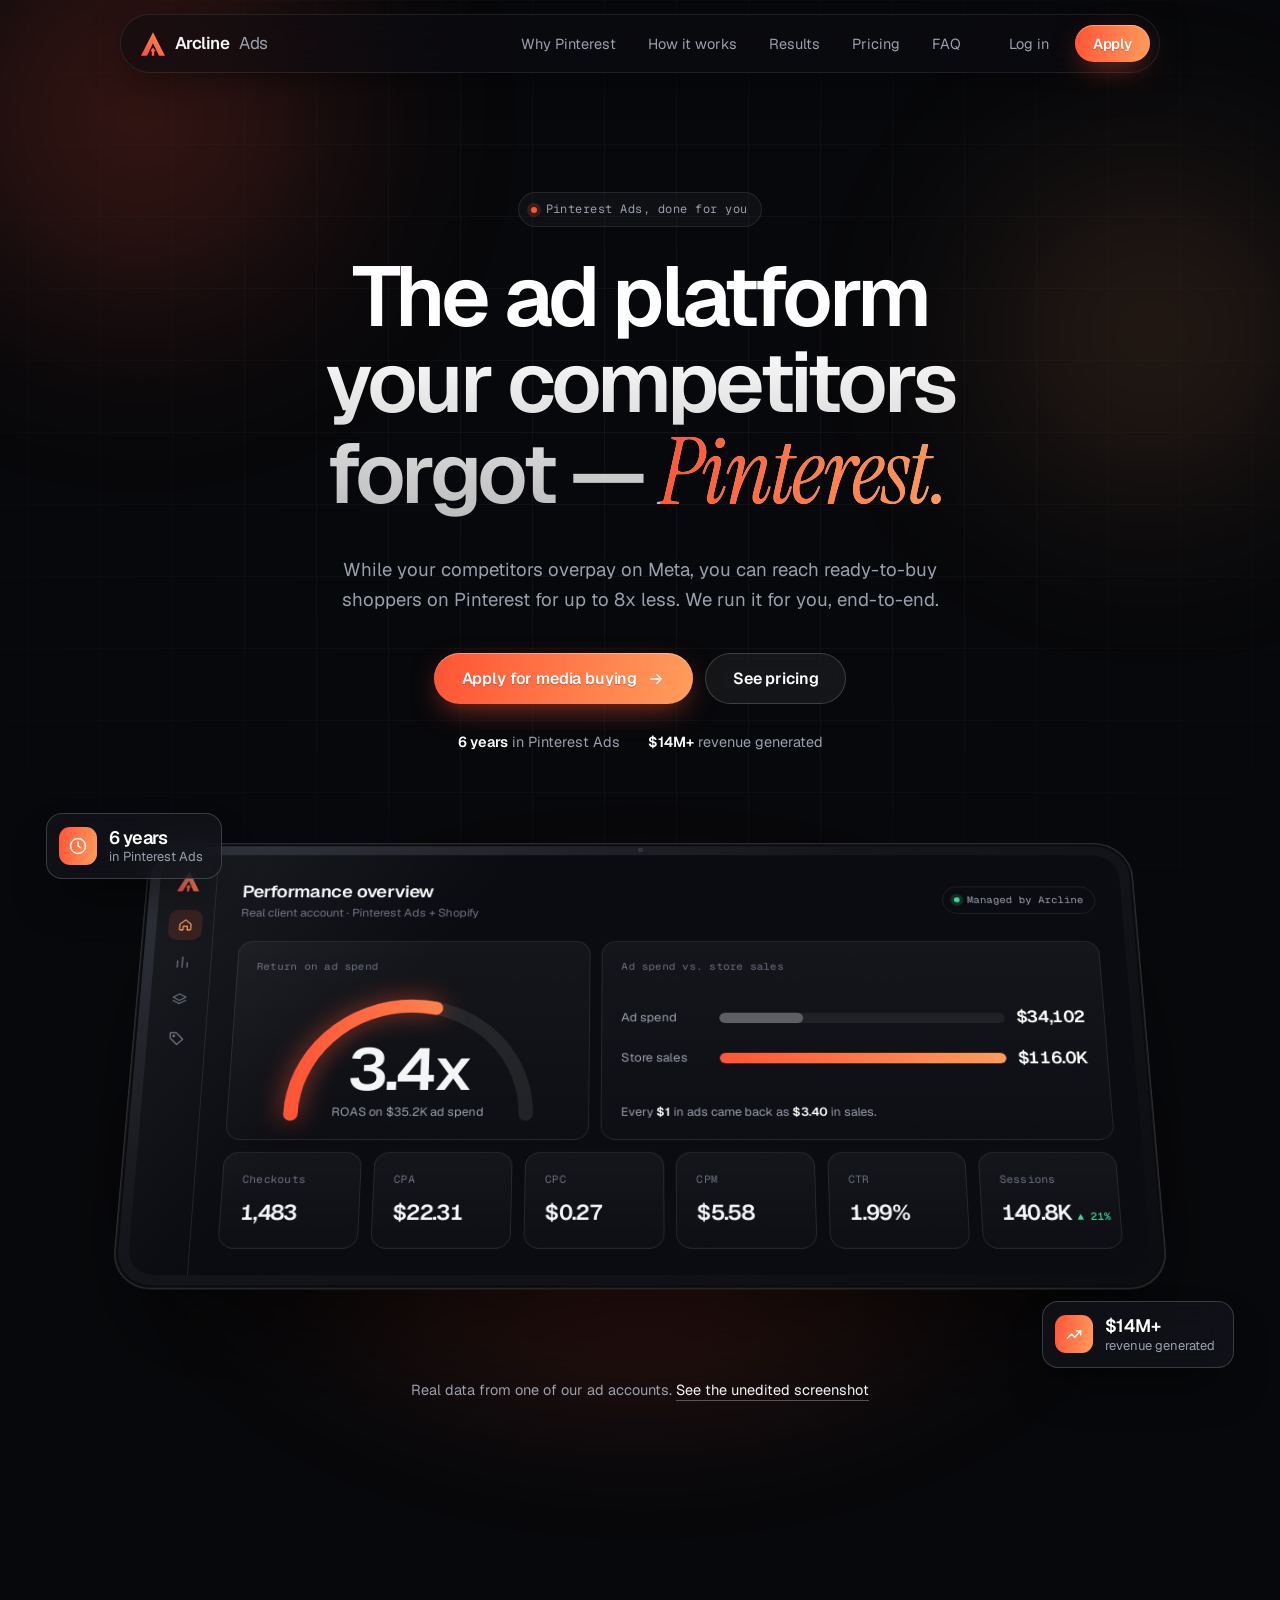
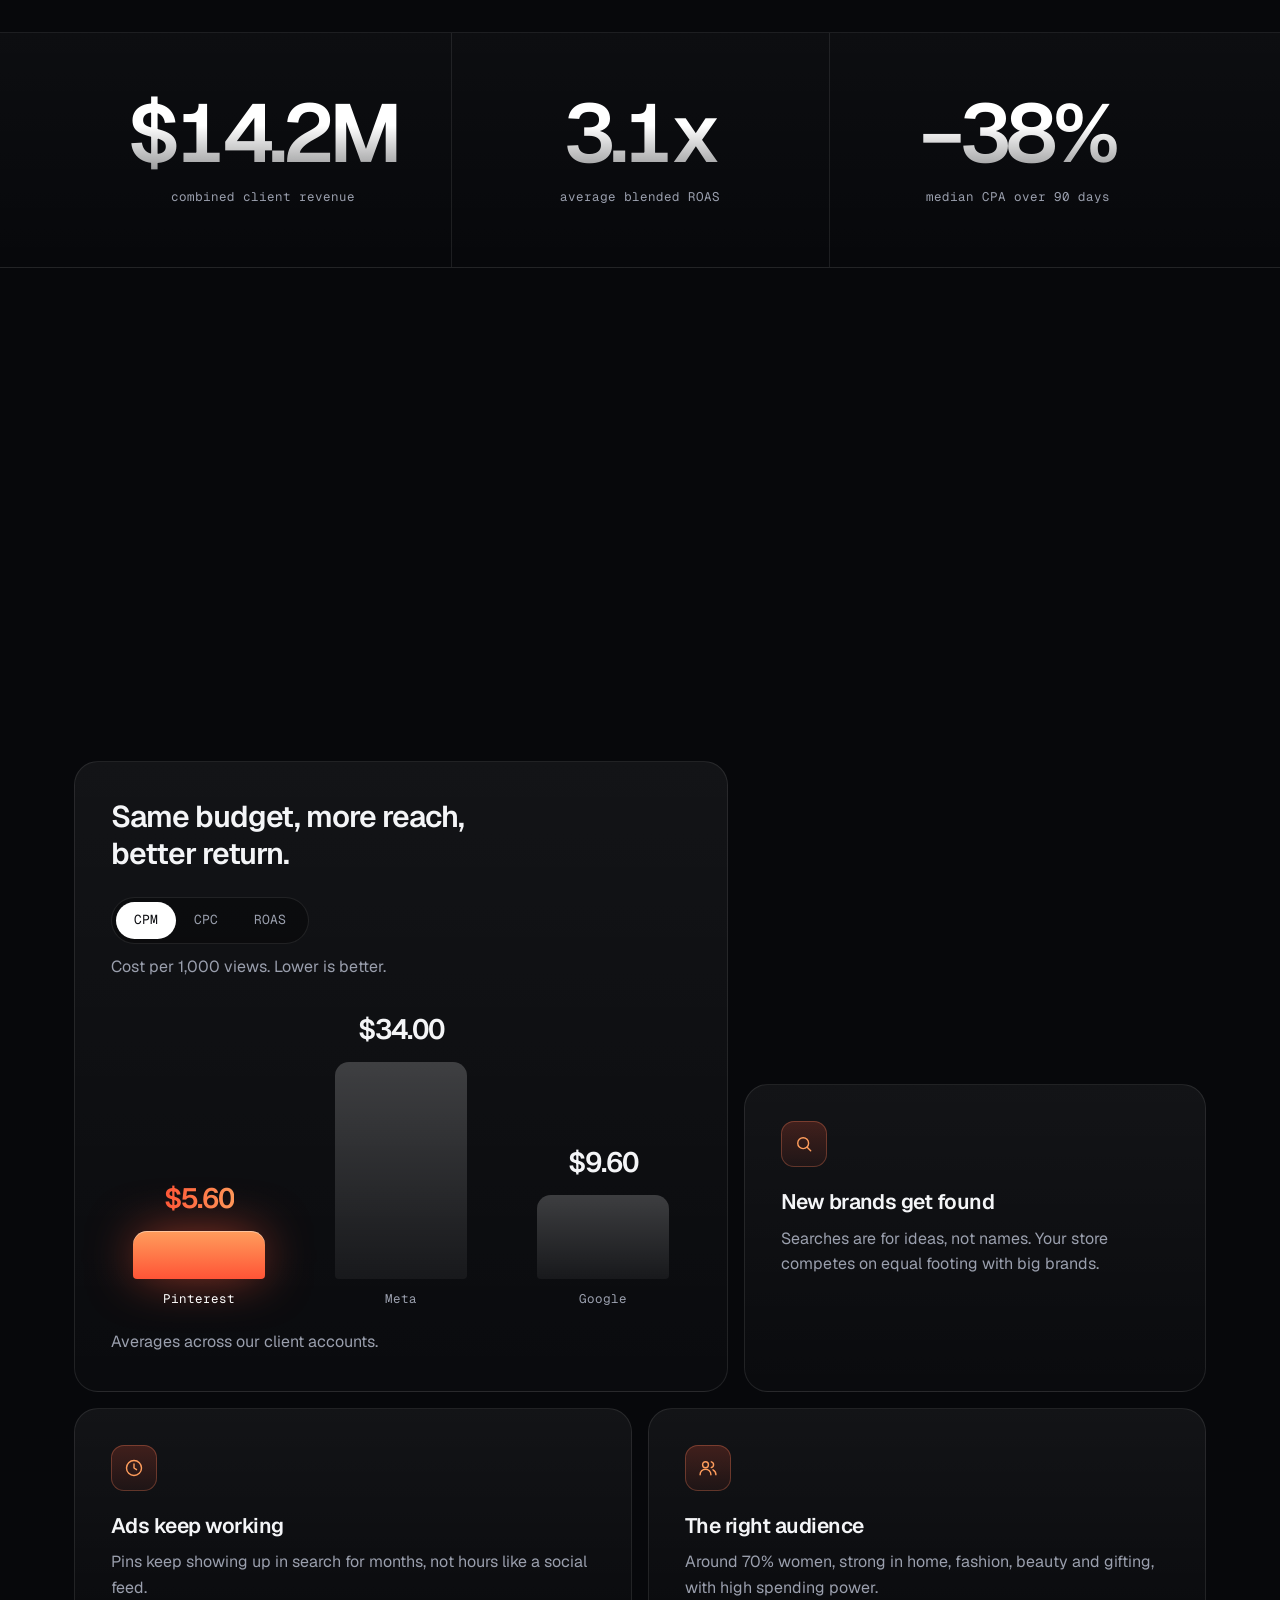
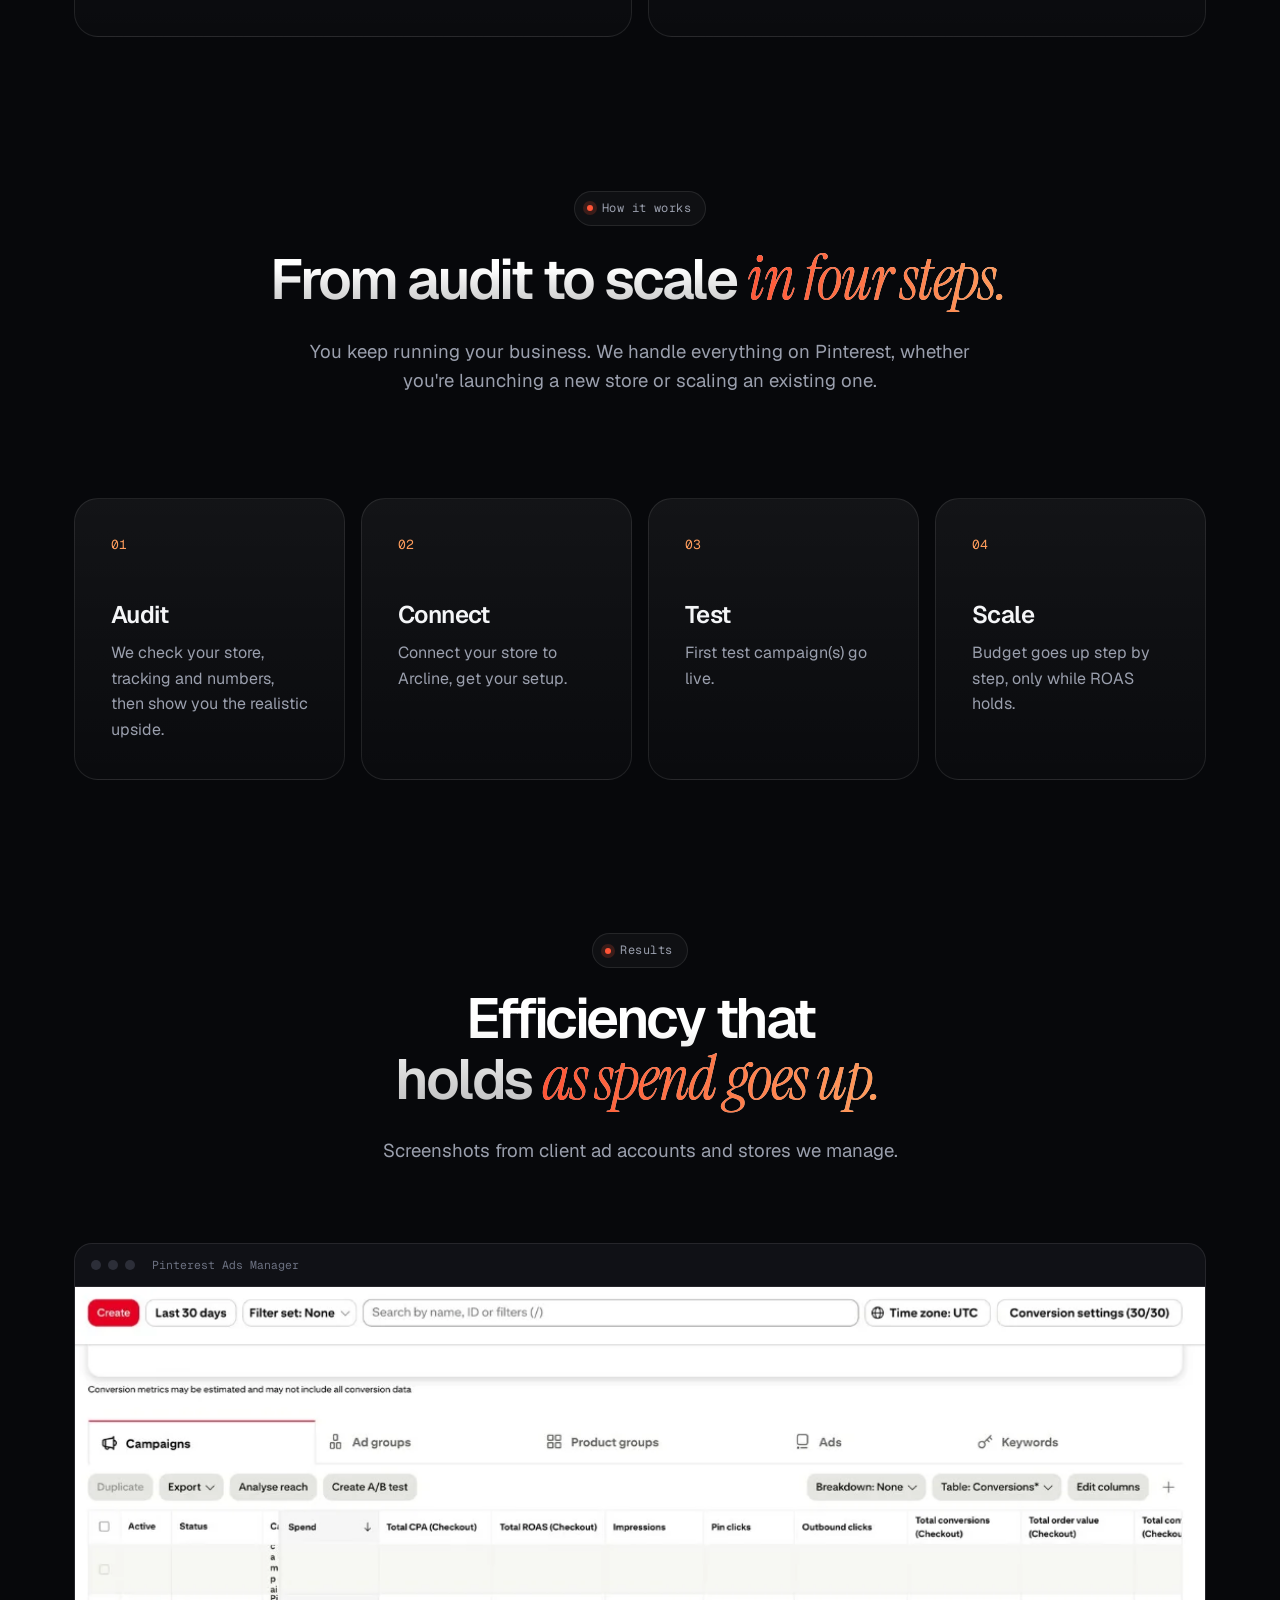
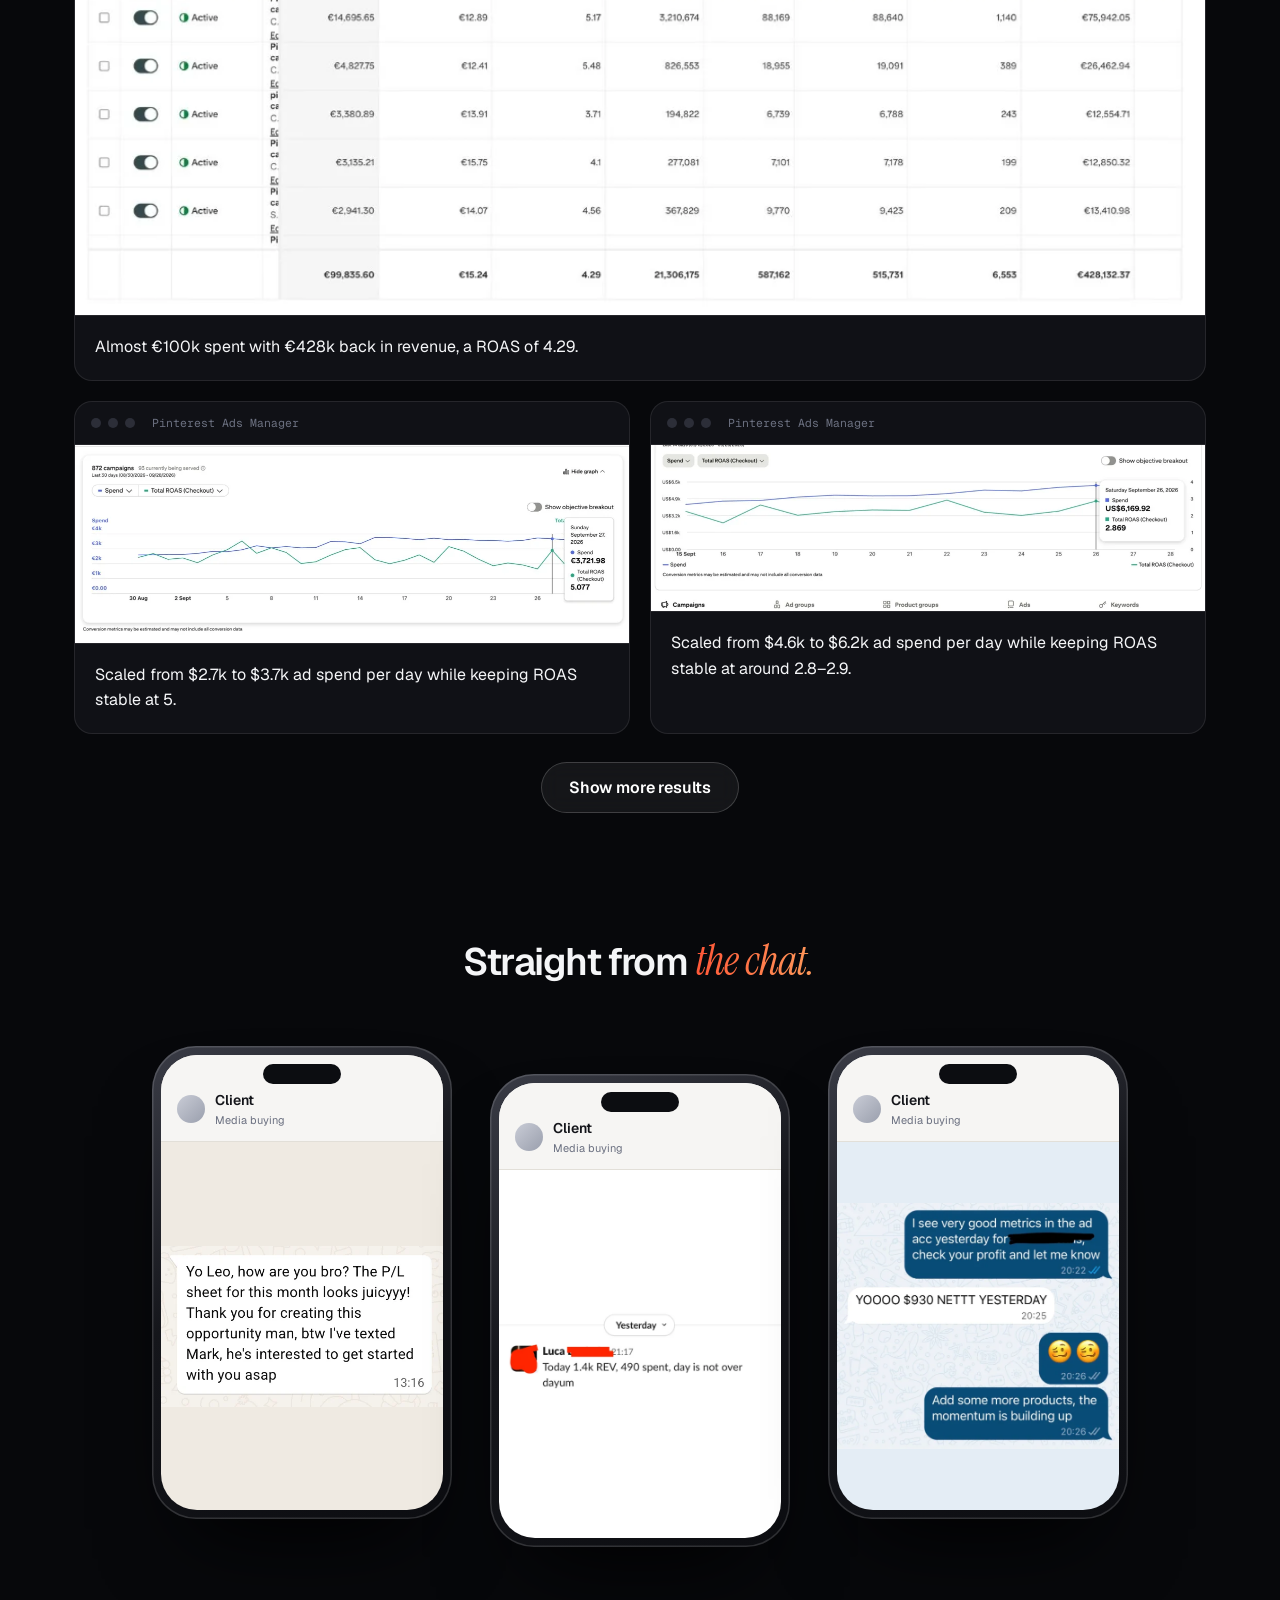
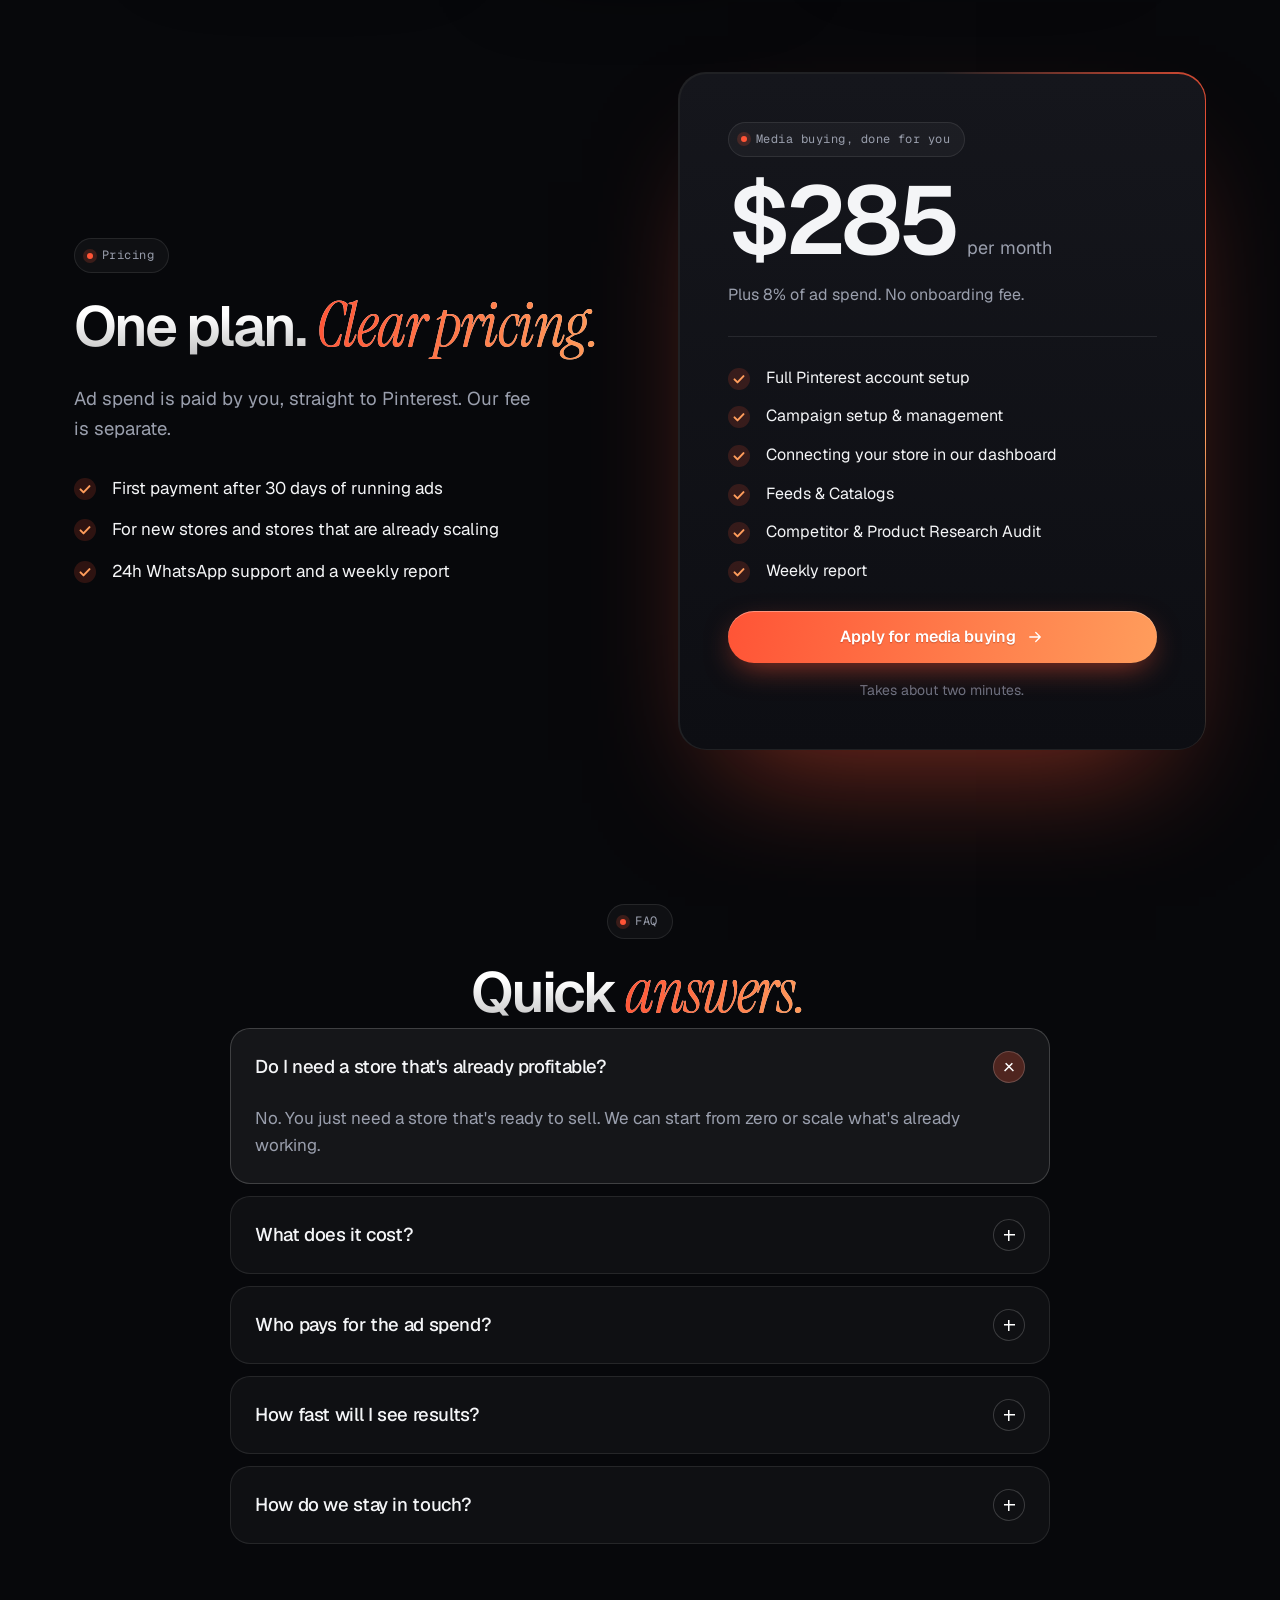
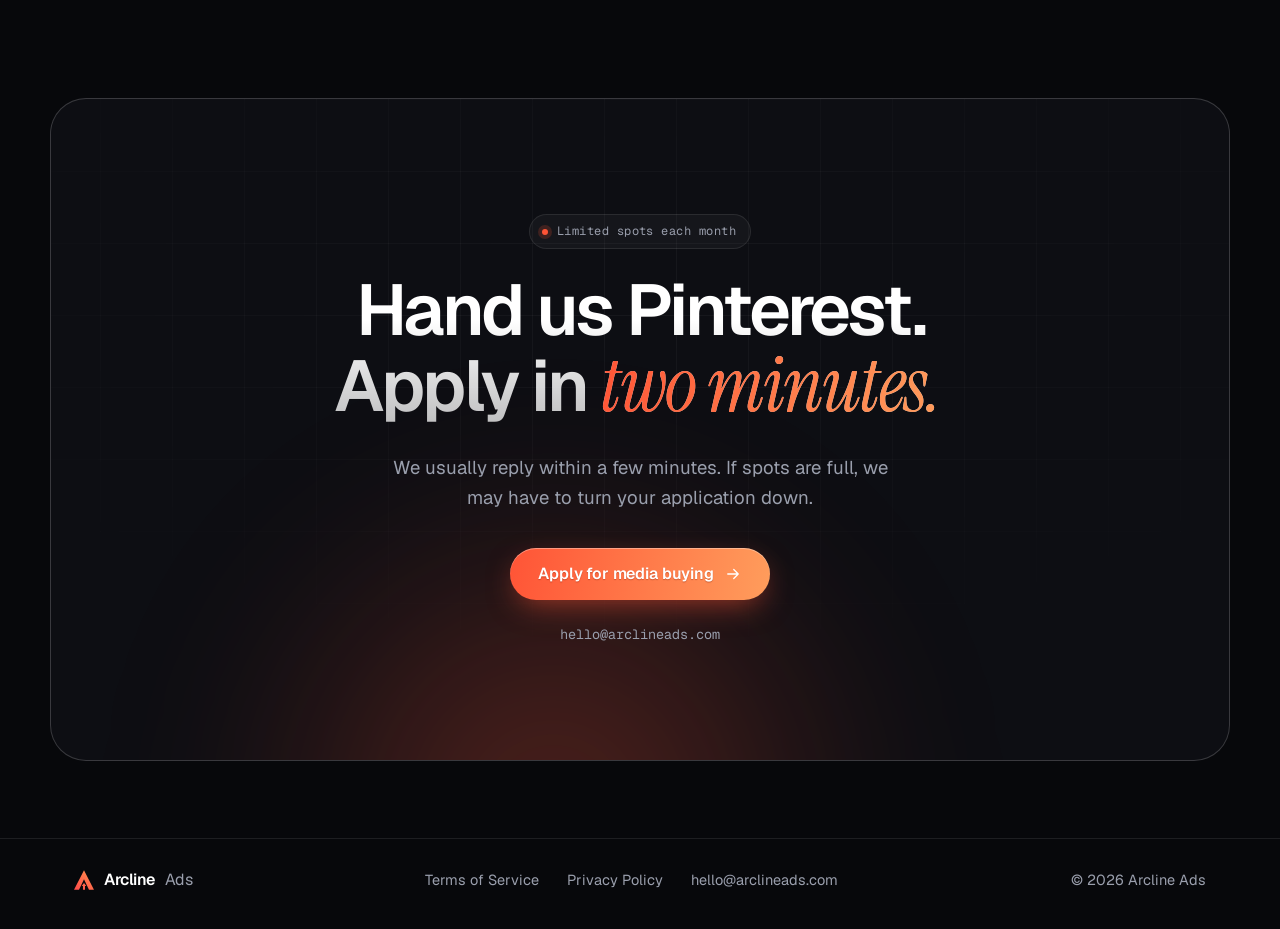
<file: index.html>
<!DOCTYPE html>
<html lang="en">
<head>
<meta charset="utf-8">
<meta name="viewport" content="width=device-width, initial-scale=1, viewport-fit=cover">
<title>Arcline Ads — Pinterest Ads agency for ecommerce stores</title>
<meta name="description" content="Arcline runs your Pinterest Ads end-to-end: account setup, feeds and catalogs, campaigns and weekly reports. $285/mo + 8% of ad spend, no onboarding fee.">
<meta name="robots" content="index, follow, max-image-preview:large">
<link rel="canonical" href="https://arclineads.com/">
<meta name="theme-color" content="#07080b">
<meta property="og:type" content="website">
<meta property="og:site_name" content="Arcline Ads">
<meta property="og:title" content="Arcline Ads — Pinterest Ads agency for ecommerce stores">
<meta property="og:description" content="Arcline runs your Pinterest Ads end-to-end: account setup, feeds and catalogs, campaigns and weekly reports. $285/mo + 8% of ad spend, no onboarding fee.">
<meta property="og:url" content="https://arclineads.com/">
<meta property="og:image" content="https://arclineads.com/assets/img/og.png">
<meta property="og:image:width" content="1200">
<meta property="og:image:height" content="630">
<meta name="twitter:card" content="summary_large_image">
<link rel="icon" type="image/svg+xml" href="/assets/img/favicon.svg">
<link rel="icon" type="image/png" href="/assets/img/favicon.png">
<link rel="apple-touch-icon" href="/assets/img/apple-touch-icon.png">
<link rel="preload" href="/assets/fonts/geist.woff2" as="font" type="font/woff2" crossorigin>
<link rel="preload" href="/assets/fonts/instrument-serif-italic.woff2" as="font" type="font/woff2" crossorigin>
<link rel="stylesheet" href="/assets/css/site.css">
<script>document.documentElement.className="js";</script>
<script>(function(){var m={"#onboarding":"/apply/media-buying/","#terms":"/terms/","#privacy":"/privacy/","#media-buying":"/#how"}[location.hash];if(m)location.replace(m);})();</script>
<script type="application/ld+json">{"@context":"https://schema.org","@graph":[{"@type":"Organization","@id":"https://arclineads.com/#org","name":"Arcline Ads","url":"https://arclineads.com/","logo":"https://arclineads.com/assets/img/favicon.png","email":"hello@arclineads.com","description":"Pinterest Ads agency offering done-for-you media buying for ecommerce stores."},{"@type":"WebSite","@id":"https://arclineads.com/#site","url":"https://arclineads.com/","name":"Arcline Ads","publisher":{"@id":"https://arclineads.com/#org"}},{"@type":"Service","@id":"https://arclineads.com/#service","name":"Pinterest Ads media buying","serviceType":"Pinterest Ads management","provider":{"@id":"https://arclineads.com/#org"},"url":"https://arclineads.com/","description":"Done-for-you Pinterest Ads management for ecommerce stores: account setup, feeds and catalogs, campaign management and weekly reporting.","offers":{"@type":"Offer","price":"285","priceCurrency":"USD","description":"$285 per month plus 8% of ad spend. No onboarding fee. First monthly payment after 30 days of running ads."}},{"@type":"FAQPage","mainEntity":[{"@type":"Question","name":"Do I need a store that's already profitable?","acceptedAnswer":{"@type":"Answer","text":"No. You just need a store that's ready to sell. We can start from zero or scale what's already working."}},{"@type":"Question","name":"What does it cost?","acceptedAnswer":{"@type":"Answer","text":"$285 per month plus 8% of your ad spend. There is no onboarding fee. The monthly fee starts after your first 30 days of ads."}},{"@type":"Question","name":"Who pays for the ad spend?","acceptedAnswer":{"@type":"Answer","text":"You do, straight to Pinterest. Our fee is separate."}},{"@type":"Question","name":"How fast will I see results?","acceptedAnswer":{"@type":"Answer","text":"First data in 2–4 weeks, a clear picture by month 3. Pinterest builds momentum; it's not overnight."}},{"@type":"Question","name":"How do we stay in touch?","acceptedAnswer":{"@type":"Answer","text":"24h WhatsApp support plus a report on spend, ROAS and next steps."}}]}]}</script>
</head>
<body>
<a class="skip" href="#main">Skip to content</a>
<header class="site-header">
  <div class="bar">
    <a class="brand" href="/" aria-label="Arcline Ads home"><svg viewBox="258 258 564 551" width="24" height="24" aria-hidden="true"><defs><linearGradient id="mk-nav" x1="258" y1="808" x2="700" y2="258" gradientUnits="userSpaceOnUse"><stop offset="0" stop-color="#ff4a4a"/><stop offset="1" stop-color="#ff8a4c"/></linearGradient></defs><path fill="url(#mk-nav)" d="M540 258 L821 808 L680 808 L540 515 L399 808 L258 808 Z M540 616 L604 706 L568 706 L568 808 L511 808 L511 706 L476 706 Z"/></svg>Arcline<span>Ads</span></a>
    <nav class="nav" aria-label="Main"><a href="/#why">Why Pinterest</a><a href="/#how">How it works</a><a href="/#results">Results</a><a href="/#pricing">Pricing</a><a href="/#faq">FAQ</a></nav>
    <a class="login-link" href="https://client.arclineads.com/auth">Log in</a>
    <a class="btn btn-sm" href="/apply/media-buying/">Apply</a>
    <button class="menu-btn" type="button" aria-label="Menu" aria-expanded="false" aria-controls="mobile-menu"><span></span><span></span></button>
  </div>
  <nav class="mobile-menu" id="mobile-menu" aria-label="Mobile"><a href="/#why">Why Pinterest</a><a href="/#how">How it works</a><a href="/#results">Results</a><a href="/#pricing">Pricing</a><a href="/#faq">FAQ</a><a href="https://client.arclineads.com/auth">Log in</a></nav>
</header>
<main id="main">
<section class="hero" id="top">
  <div class="scene" aria-hidden="true"><div class="grid"></div><div class="orb a"></div><div class="orb b"></div></div>
  <div class="hero-copy">
    <span class="kicker"><i></i>Pinterest Ads, done for you</span>
    <h1 class="h1">The ad platform your competitors forgot — <em>Pinterest.</em></h1>
    <p class="lead">While your competitors overpay on Meta, you can reach ready-to-buy shoppers on Pinterest for up to 8x less. We run it for you, end-to-end.</p>
    <div class="actions"><a class="btn" href="/apply/media-buying/">Apply for media buying <svg width="18" height="18" viewBox="0 0 24 24" fill="none" stroke="currentColor" stroke-width="1.7" stroke-linecap="round" stroke-linejoin="round" aria-hidden="true"><path d="M5 12h14M13 6l6 6-6 6"/></svg></a><a class="btn btn-glass" href="#pricing">See pricing</a></div>
    <p class="trust"><span><b>6 years</b> in Pinterest Ads</span><span><b>$14M+</b> revenue generated</span></p>
  </div>

  <div class="stage">
    <div class="chip c1" aria-hidden="true"><span class="ic"><svg width="20" height="20" viewBox="0 0 24 24" fill="none" stroke="currentColor" stroke-width="1.7" stroke-linecap="round" stroke-linejoin="round" aria-hidden="true"><path d="M12 7v5l3 2"/><circle cx="12" cy="12" r="9"/></svg></span><span><b>6 years</b>in Pinterest Ads</span></div>
    <div class="chip c2" aria-hidden="true"><span class="ic"><svg width="20" height="20" viewBox="0 0 24 24" fill="none" stroke="currentColor" stroke-width="1.7" stroke-linecap="round" stroke-linejoin="round" aria-hidden="true"><path d="M4 17l5-5 4 4 7-8"/><path d="M15 8h5v5"/></svg></span><span><b>$14M+</b>revenue generated</span></div>
    <div class="tablet">
      <div class="screen">
        <div class="ui-side" aria-hidden="true">
          <span class="logo"><svg viewBox="258 258 564 551" width="24" height="24" aria-hidden="true"><defs><linearGradient id="mk-ui" x1="258" y1="808" x2="700" y2="258" gradientUnits="userSpaceOnUse"><stop offset="0" stop-color="#ff4a4a"/><stop offset="1" stop-color="#ff8a4c"/></linearGradient></defs><path fill="url(#mk-ui)" d="M540 258 L821 808 L680 808 L540 515 L399 808 L258 808 Z M540 616 L604 706 L568 706 L568 808 L511 808 L511 706 L476 706 Z"/></svg></span>
          <span class="ic on"><svg width="18" height="18" viewBox="0 0 24 24" fill="none" stroke="currentColor" stroke-width="1.7" stroke-linecap="round" stroke-linejoin="round" aria-hidden="true"><path d="M4 11l8-7 8 7v8a1 1 0 0 1-1 1h-4v-6h-6v6H5a1 1 0 0 1-1-1z"/></svg></span>
          <span class="ic"><svg width="18" height="18" viewBox="0 0 24 24" fill="none" stroke="currentColor" stroke-width="1.7" stroke-linecap="round" stroke-linejoin="round" aria-hidden="true"><path d="M5 20V10M12 20V4M19 20v-7"/></svg></span>
          <span class="ic"><svg width="18" height="18" viewBox="0 0 24 24" fill="none" stroke="currentColor" stroke-width="1.7" stroke-linecap="round" stroke-linejoin="round" aria-hidden="true"><path d="M12 3l9 5-9 5-9-5z"/><path d="M3 13l9 5 9-5"/></svg></span>
          <span class="ic"><svg width="18" height="18" viewBox="0 0 24 24" fill="none" stroke="currentColor" stroke-width="1.7" stroke-linecap="round" stroke-linejoin="round" aria-hidden="true"><path d="M3 12V4h8l10 10-8 8z"/><circle cx="8" cy="9" r="1.2"/></svg></span>
        </div>
        <div class="ui-main">
          <div class="ui-top">
            <div><h2>Performance overview</h2><p>Real client account · Pinterest Ads + Shopify</p></div>
            <span class="live"><i></i>Managed by Arcline</span>
          </div>
          <div class="ui-grid">
            <div class="tile t-gauge">
              <span class="tile-label">Return on ad spend</span>
              <div class="gauge">
                <svg viewBox="0 0 220 116" role="img" aria-label="Return on ad spend: 3.4x"><defs><linearGradient id="gg" x1="0" y1="0" x2="1" y2="0"><stop offset="0" stop-color="#ff5436"/><stop offset="1" stop-color="#ff9d5c"/></linearGradient></defs>
                  <path d="M 20 110 A 90 90 0 0 1 200 110" fill="none" stroke="rgba(255,255,255,0.08)" stroke-width="11" stroke-linecap="round"/>
                  <path class="arc" d="M 20 110 A 90 90 0 0 1 200 110" fill="none" stroke="url(#gg)" stroke-width="11" stroke-linecap="round"/></svg>
                <div class="gauge-val"><b>3.4x</b><span>ROAS on $35.2K ad spend</span></div>
              </div>
            </div>
            <div class="tile t-bars">
              <span class="tile-label">Ad spend vs. store sales</span>
              <div class="bars">
                <div class="bar-row"><span>Ad spend</span><span class="bar-track"><span class="bar-fill" style="width:29.4%"></span></span><b data-count="35163" data-prefix="$">$35,163</b></div>
                <div class="bar-row"><span>Store sales</span><span class="bar-track"><span class="bar-fill hot" style="width:100%"></span></span><b data-count="119.6" data-prefix="$" data-suffix="K" data-decimals="1">$119.6K</b></div>
              </div>
              <p class="bars-note">Every <b>$1</b> in ads came back as <b>$3.40</b> in sales.</p>
            </div>
            <dl class="tile t-kpi"><dt class="tile-label">Checkouts</dt><dd data-count="1529">1,529</dd></dl>
            <dl class="tile t-kpi"><dt class="tile-label">CPA</dt><dd data-count="23" data-prefix="$" data-decimals="2">$23.00</dd></dl>
            <dl class="tile t-kpi"><dt class="tile-label">CPC</dt><dd data-count="0.28" data-prefix="$" data-decimals="2">$0.28</dd></dl>
            <dl class="tile t-kpi"><dt class="tile-label">CPM</dt><dd data-count="5.75" data-prefix="$" data-decimals="2">$5.75</dd></dl>
            <dl class="tile t-kpi"><dt class="tile-label">CTR</dt><dd data-count="2.05" data-suffix="%" data-decimals="2">2.05%</dd></dl>
            <dl class="tile t-kpi"><dt class="tile-label">Sessions</dt><dd>140.8K<small>▲ 21%</small></dd></dl>
          </div>
        </div>
      </div>
    </div>
    <p class="stage-note">Real data from one of our ad accounts. <a class="link" href="/assets/img/proof-ads-manager.webp" data-open-proof>See the unedited screenshot</a></p>
  </div>
  <dialog class="shot" id="proof-dialog" aria-label="Pinterest Ads Manager screenshot">
    <button class="x" type="button" data-close aria-label="Close">×</button>
    <p>Pinterest Ads Manager · unedited screenshot</p>
    <img src="/assets/img/proof-ads-manager.webp" width="1200" height="500" loading="lazy" alt="Pinterest Ads Manager campaign table: $35,162.83 spend, 3.4 total ROAS, $0.28 CPC, $5.75 CPM, 1,529 checkouts, $119,446.57 order value, $23.00 CPA, 2.05% CTR.">
  </dialog>
</section>

<section class="numbers" aria-label="Results in numbers">
  <div class="wrap"><dl data-stagger>
    <div><dt>combined client revenue</dt><dd data-count="14.2" data-prefix="$" data-suffix="M" data-decimals="1">$14.2M</dd></div>
    <div><dt>average blended ROAS</dt><dd data-count="3.1" data-suffix="x" data-decimals="1">3.1x</dd></div>
    <div><dt>median CPA over 90 days</dt><dd data-count="38" data-prefix="−" data-suffix="%">−38%</dd></div>
  </dl></div>
</section>

<section class="band" id="why">
  <div class="wrap">
    <div class="sec-head reveal">
      <span class="kicker"><i></i>Why Pinterest</span>
      <h2 class="h2">People don't scroll Pinterest. <em>They shop it.</em></h2>
      <p class="lead">It works like a search engine for ideas. People come to plan what to buy next, and most of them don't have a brand in mind yet.</p>
    </div>
    <div class="band-body bento" data-stagger>
      <div class="card b-chart">
        <h3>Same budget, more reach, better return.</h3>
        <div class="tabs" role="tablist" aria-label="Metric"><button type="button" role="tab" data-key="cpm" aria-selected="true">CPM</button><button type="button" role="tab" data-key="cpc" aria-selected="false">CPC</button><button type="button" role="tab" data-key="roas" aria-selected="false">ROAS</button></div>
        <p class="chart-cap" id="chart-cap" aria-live="polite">Cost per 1,000 views. Lower is better.</p>
        <div class="chart" data-chart='{&quot;cpm&quot;: {&quot;v&quot;: [&quot;$5.60&quot;, &quot;$34.00&quot;, &quot;$9.60&quot;], &quot;h&quot;: [16, 100, 28], &quot;cap&quot;: &quot;Cost per 1,000 views. Lower is better.&quot;}, &quot;cpc&quot;: {&quot;v&quot;: [&quot;$0.32&quot;, &quot;$0.98&quot;, &quot;$0.74&quot;], &quot;h&quot;: [33, 100, 76], &quot;cap&quot;: &quot;Cost per click. Lower is better.&quot;}, &quot;roas&quot;: {&quot;v&quot;: [&quot;3.1x&quot;, &quot;2.1x&quot;, &quot;2.6x&quot;], &quot;h&quot;: [100, 68, 84], &quot;cap&quot;: &quot;Return on ad spend. Higher is better.&quot;}}'>
          <div class="col us" style="--h:16"><span class="val">$5.60</span><span class="pillar"></span><span class="name">Pinterest</span></div>
          <div class="col" style="--h:100"><span class="val">$34.00</span><span class="pillar"></span><span class="name">Meta</span></div>
          <div class="col" style="--h:28"><span class="val">$9.60</span><span class="pillar"></span><span class="name">Google</span></div>
        </div>
        <p class="note">Averages across our client accounts.</p>
      </div>
      <div class="card b-side"><span class="icon"><svg width="20" height="20" viewBox="0 0 24 24" fill="none" stroke="currentColor" stroke-width="1.7" stroke-linecap="round" stroke-linejoin="round" aria-hidden="true"><path d="M6 8h12l-1 12H7z"/><path d="M9 8V6a3 3 0 0 1 6 0v2"/></svg></span><h3>People come to buy</h3><p>They come to search for ideas, save them, and then actually buy the products.</p></div>
      <div class="card b-side"><span class="icon"><svg width="20" height="20" viewBox="0 0 24 24" fill="none" stroke="currentColor" stroke-width="1.7" stroke-linecap="round" stroke-linejoin="round" aria-hidden="true"><circle cx="11" cy="11" r="6.5"/><path d="M20 20l-4.2-4.2"/></svg></span><h3>New brands get found</h3><p>Searches are for ideas, not names. Your store competes on equal footing with big brands.</p></div>
      <div class="card b-half"><span class="icon"><svg width="20" height="20" viewBox="0 0 24 24" fill="none" stroke="currentColor" stroke-width="1.7" stroke-linecap="round" stroke-linejoin="round" aria-hidden="true"><path d="M12 7v5l3 2"/><circle cx="12" cy="12" r="9"/></svg></span><h3>Ads keep working</h3><p>Pins keep showing up in search for months, not hours like a social feed.</p></div>
      <div class="card b-half"><span class="icon"><svg width="20" height="20" viewBox="0 0 24 24" fill="none" stroke="currentColor" stroke-width="1.7" stroke-linecap="round" stroke-linejoin="round" aria-hidden="true"><circle cx="9" cy="8" r="3.5"/><path d="M2.5 20a6.5 6.5 0 0 1 13 0"/><path d="M16 4.6a3.5 3.5 0 0 1 0 6.8M18 14.2a6.5 6.5 0 0 1 3.5 5.8"/></svg></span><h3>The right audience</h3><p>Around 70% women, strong in home, fashion, beauty and gifting, with high spending power.</p></div>
    </div>
  </div>
</section>

<section class="band" id="how">
  <div class="wrap">
    <div class="sec-head reveal">
      <span class="kicker"><i></i>How it works</span>
      <h2 class="h2">From audit to scale <em>in four steps.</em></h2>
      <p class="lead">You keep running your business. We handle everything on Pinterest, whether you're launching a new store or scaling an existing one.</p>
    </div>
    <ol class="band-body steps" data-stagger style="margin-top:clamp(76px, 8vw, 108px)">
      <li><div class="card"><span class="num"></span><h3>Audit</h3><p>We check your store, tracking and numbers, then show you the realistic upside.</p></div></li>
      <li><div class="card"><span class="num"></span><h3>Connect</h3><p>Connect your store to Arcline, get your setup.</p></div></li>
      <li><div class="card"><span class="num"></span><h3>Test</h3><p>First test campaign(s) go live.</p></div></li>
      <li><div class="card"><span class="num"></span><h3>Scale</h3><p>Budget goes up step by step, only while ROAS holds.</p></div></li>
    </ol>
  </div>
</section>

<section class="band" id="results">
  <div class="wrap">
    <div class="sec-head reveal">
      <span class="kicker"><i></i>Results</span>
      <h2 class="h2">Efficiency that holds <em>as spend goes up.</em></h2>
      <p class="lead">Screenshots from client ad accounts and stores we manage.</p>
    </div>
    <div class="band-body frames"><figure class="frame reveal wide"><div class="frame-bar" aria-hidden="true"><i></i><i></i><i></i><span>Pinterest Ads Manager</span></div><img src="/assets/img/result-1.webp" width="1108" height="616" loading="lazy" decoding="async" alt="Pinterest Ads Manager campaign table totalling €99,833.60 spend and €428,132.37 order value at 4.29 ROAS."><figcaption>Almost €100k spent with €428k back in revenue, a ROAS of 4.29.</figcaption></figure><figure class="frame reveal"><div class="frame-bar" aria-hidden="true"><i></i><i></i><i></i><span>Pinterest Ads Manager</span></div><img src="/assets/img/result-2.webp" width="1108" height="395" loading="lazy" decoding="async" alt="Pinterest Ads graph of daily spend and checkout ROAS over 30 days, ending at €3,721.98 spend and 5.077 ROAS."><figcaption>Scaled from $2.7k to $3.7k ad spend per day while keeping ROAS stable at 5.</figcaption></figure><figure class="frame reveal"><div class="frame-bar" aria-hidden="true"><i></i><i></i><i></i><span>Pinterest Ads Manager</span></div><img src="/assets/img/result-3.webp" width="1108" height="332" loading="lazy" decoding="async" alt="Pinterest Ads graph of daily spend and checkout ROAS over 14 days, ending at US$6,169.92 spend and 2.869 ROAS."><figcaption>Scaled from $4.6k to $6.2k ad spend per day while keeping ROAS stable at around 2.8–2.9.</figcaption></figure></div>
    <div class="frames" id="more-results" hidden><figure class="frame reveal"><div class="frame-bar" aria-hidden="true"><i></i><i></i><i></i><span>Pinterest Ads Manager</span></div><img src="/assets/img/result-4.webp" width="1108" height="487" loading="lazy" decoding="async" alt="Pinterest Ads graph for a new store over 14 days, with daily spend rising to €74.86 at 2.64 ROAS."><figcaption>New client store, slowly scaling and already profitable. Spend going up, ROAS maintained.</figcaption></figure><figure class="frame reveal"><div class="frame-bar" aria-hidden="true"><i></i><i></i><i></i><span>Store analytics</span></div><img src="/assets/img/result-5.webp" width="1092" height="363" loading="lazy" decoding="async" alt="Shopify sales report for June to August showing $242,399.72 total sales, up 183%."><figcaption>Last 90 days, 100% Pinterest Ads. Consistent results with 20% average margins.</figcaption></figure></div>
    <p class="more"><button class="btn btn-glass" type="button" data-more aria-expanded="false" aria-controls="more-results">Show more results</button></p>
    <div class="phones-head reveal"><h3>Straight from <em>the chat.</em></h3></div>
    <ul class="phones"><li class="reveal" style="--i:0"><div class="phone"><div class="phone-screen" style="--chat:#efeae2"><div class="phone-top" aria-hidden="true"><i></i><span>Client<small>Media buying</small></span></div><div class="phone-body"><img src="/assets/img/chat-1.webp" width="546" height="312" loading="lazy" decoding="async" alt="Client message: “Yo Leo, how are you bro? The P/L sheet for this month looks juicyyy! Thank you for creating this opportunity man, btw I&#x27;ve texted Mark, he&#x27;s interested to get started with you asap.”"></div></div></div></li><li class="reveal" style="--i:1"><div class="phone"><div class="phone-screen" style="--chat:#ffffff"><div class="phone-top" aria-hidden="true"><i></i><span>Client<small>Media buying</small></span></div><div class="phone-body"><img src="/assets/img/chat-3.webp" width="628" height="200" loading="lazy" decoding="async" alt="Client message: “Today 1.4k REV, 490 spent, day is not over. Dayum.”"></div></div></div></li><li class="reveal" style="--i:2"><div class="phone"><div class="phone-screen" style="--chat:#e4edf5"><div class="phone-top" aria-hidden="true"><i></i><span>Client<small>Media buying</small></span></div><div class="phone-body"><img src="/assets/img/chat-5.webp" width="628" height="549" loading="lazy" decoding="async" alt="Chat with a client: Arcline sees very good metrics in the ad account; client replies “YOOOO $930 NETTT YESTERDAY”."></div></div></div></li></ul>
  </div>
</section>

<section class="band" id="pricing">
  <div class="wrap pricing">
    <div class="sec-head reveal">
      <span class="kicker"><i></i>Pricing</span>
      <h2 class="h2">One plan. <em>Clear pricing.</em></h2>
      <p class="lead">Ad spend is paid by you, straight to Pinterest. Our fee is separate.</p>
      <ul class="facts"><li><span>First payment after 30 days of running ads</span></li><li><span>For new stores and stores that are already scaling</span></li><li><span>24h WhatsApp support and a weekly report</span></li></ul>
    </div>
    <div class="price reveal"><div class="price-in">
      <span class="kicker"><i></i>Media buying, done for you</span>
      <p class="price-amount"><b>$285</b><span>per month</span></p>
      <p class="price-terms">Plus 8% of ad spend. No onboarding fee.</p>
      <ul class="ticks"><li><span>Full Pinterest account setup</span></li><li><span>Campaign setup &amp; management</span></li><li><span>Connecting your store in our dashboard</span></li><li><span>Feeds &amp; Catalogs</span></li><li><span>Competitor &amp; Product Research Audit</span></li><li><span>Weekly report</span></li></ul>
      <a class="btn" href="/apply/media-buying/">Apply for media buying <svg width="18" height="18" viewBox="0 0 24 24" fill="none" stroke="currentColor" stroke-width="1.7" stroke-linecap="round" stroke-linejoin="round" aria-hidden="true"><path d="M5 12h14M13 6l6 6-6 6"/></svg></a>
      <p class="note">Takes about two minutes.</p>
    </div></div>
  </div>
</section>

<section class="band" id="faq">
  <div class="wrap">
    <div class="sec-head reveal"><span class="kicker"><i></i>FAQ</span><h2 class="h2">Quick <em>answers.</em></h2></div>
    <div class="band-body faq reveal"><details open><summary>Do I need a store that&#x27;s already profitable?</summary><p>No. You just need a store that&#x27;s ready to sell. We can start from zero or scale what&#x27;s already working.</p></details><details><summary>What does it cost?</summary><p>$285 per month plus 8% of your ad spend. There is no onboarding fee. The monthly fee starts after your first 30 days of ads.</p></details><details><summary>Who pays for the ad spend?</summary><p>You do, straight to Pinterest. Our fee is separate.</p></details><details><summary>How fast will I see results?</summary><p>First data in 2–4 weeks, a clear picture by month 3. Pinterest builds momentum; it&#x27;s not overnight.</p></details><details><summary>How do we stay in touch?</summary><p>24h WhatsApp support plus a report on spend, ROAS and next steps.</p></details></div>
  </div>
</section>

<section class="closing" id="apply">
  <div class="closing-in reveal">
    <div class="scene" aria-hidden="true"><div class="grid"></div><div class="orb a"></div><div class="orb b"></div></div>
    <span class="kicker"><i></i>Limited spots each month</span>
    <h2 class="h2">Hand us Pinterest. Apply in <em>two minutes.</em></h2>
    <p class="lead">We usually reply within a few minutes. If spots are full, we may have to turn your application down.</p>
    <a class="btn" href="/apply/media-buying/">Apply for media buying <svg width="18" height="18" viewBox="0 0 24 24" fill="none" stroke="currentColor" stroke-width="1.7" stroke-linecap="round" stroke-linejoin="round" aria-hidden="true"><path d="M5 12h14M13 6l6 6-6 6"/></svg></a>
    <a class="mail" href="mailto:hello@arclineads.com">hello@arclineads.com</a>
  </div>
</section>
</main>
<footer class="site-footer">
  <div class="foot">
    <a class="brand" href="/" aria-label="Arcline Ads home"><svg viewBox="258 258 564 551" width="20" height="20" aria-hidden="true"><defs><linearGradient id="mk-foot" x1="258" y1="808" x2="700" y2="258" gradientUnits="userSpaceOnUse"><stop offset="0" stop-color="#ff4a4a"/><stop offset="1" stop-color="#ff8a4c"/></linearGradient></defs><path fill="url(#mk-foot)" d="M540 258 L821 808 L680 808 L540 515 L399 808 L258 808 Z M540 616 L604 706 L568 706 L568 808 L511 808 L511 706 L476 706 Z"/></svg>Arcline<span>Ads</span></a>
    <nav aria-label="Footer"><a href="/terms/">Terms of Service</a><a href="/privacy/">Privacy Policy</a><a href="mailto:hello@arclineads.com">hello@arclineads.com</a></nav>
    <span>© 2026 Arcline Ads</span>
  </div>
</footer>
<script src="/assets/js/site.js" defer></script>
</body>
</html>
</file>
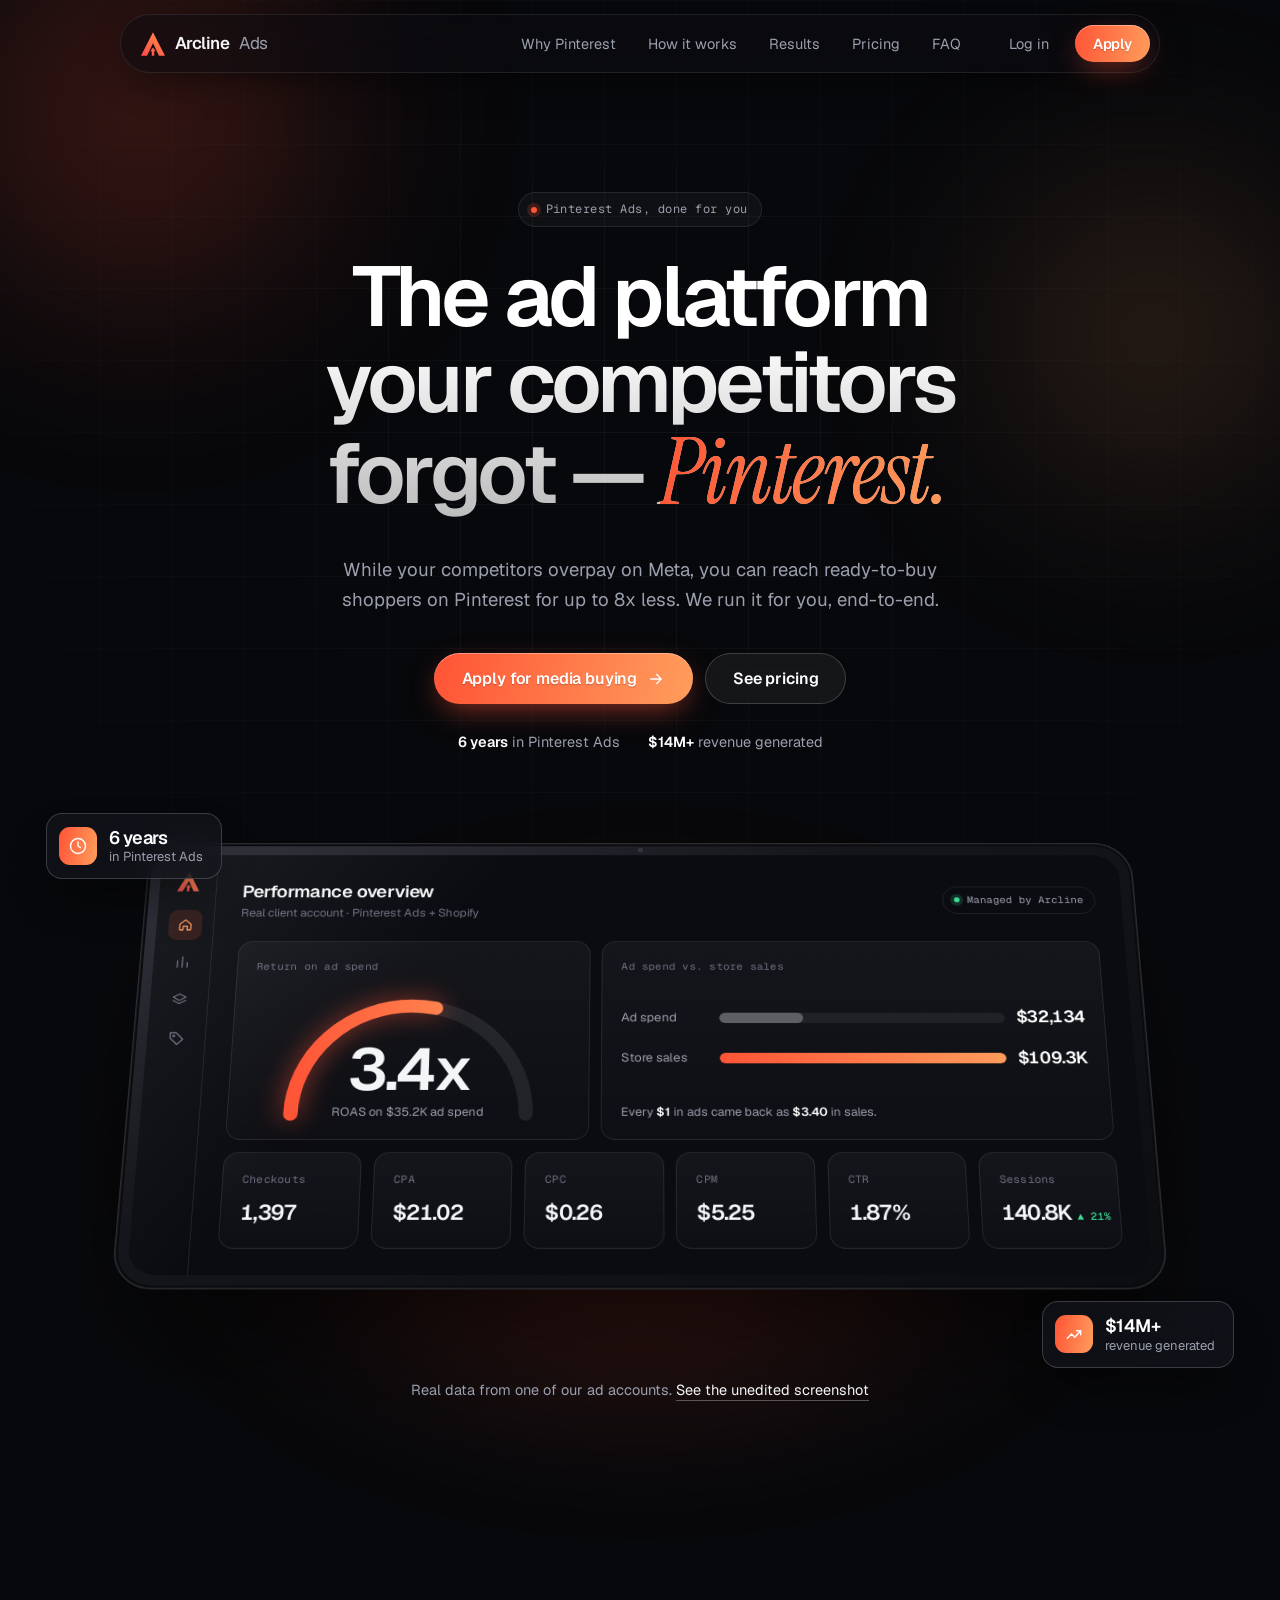
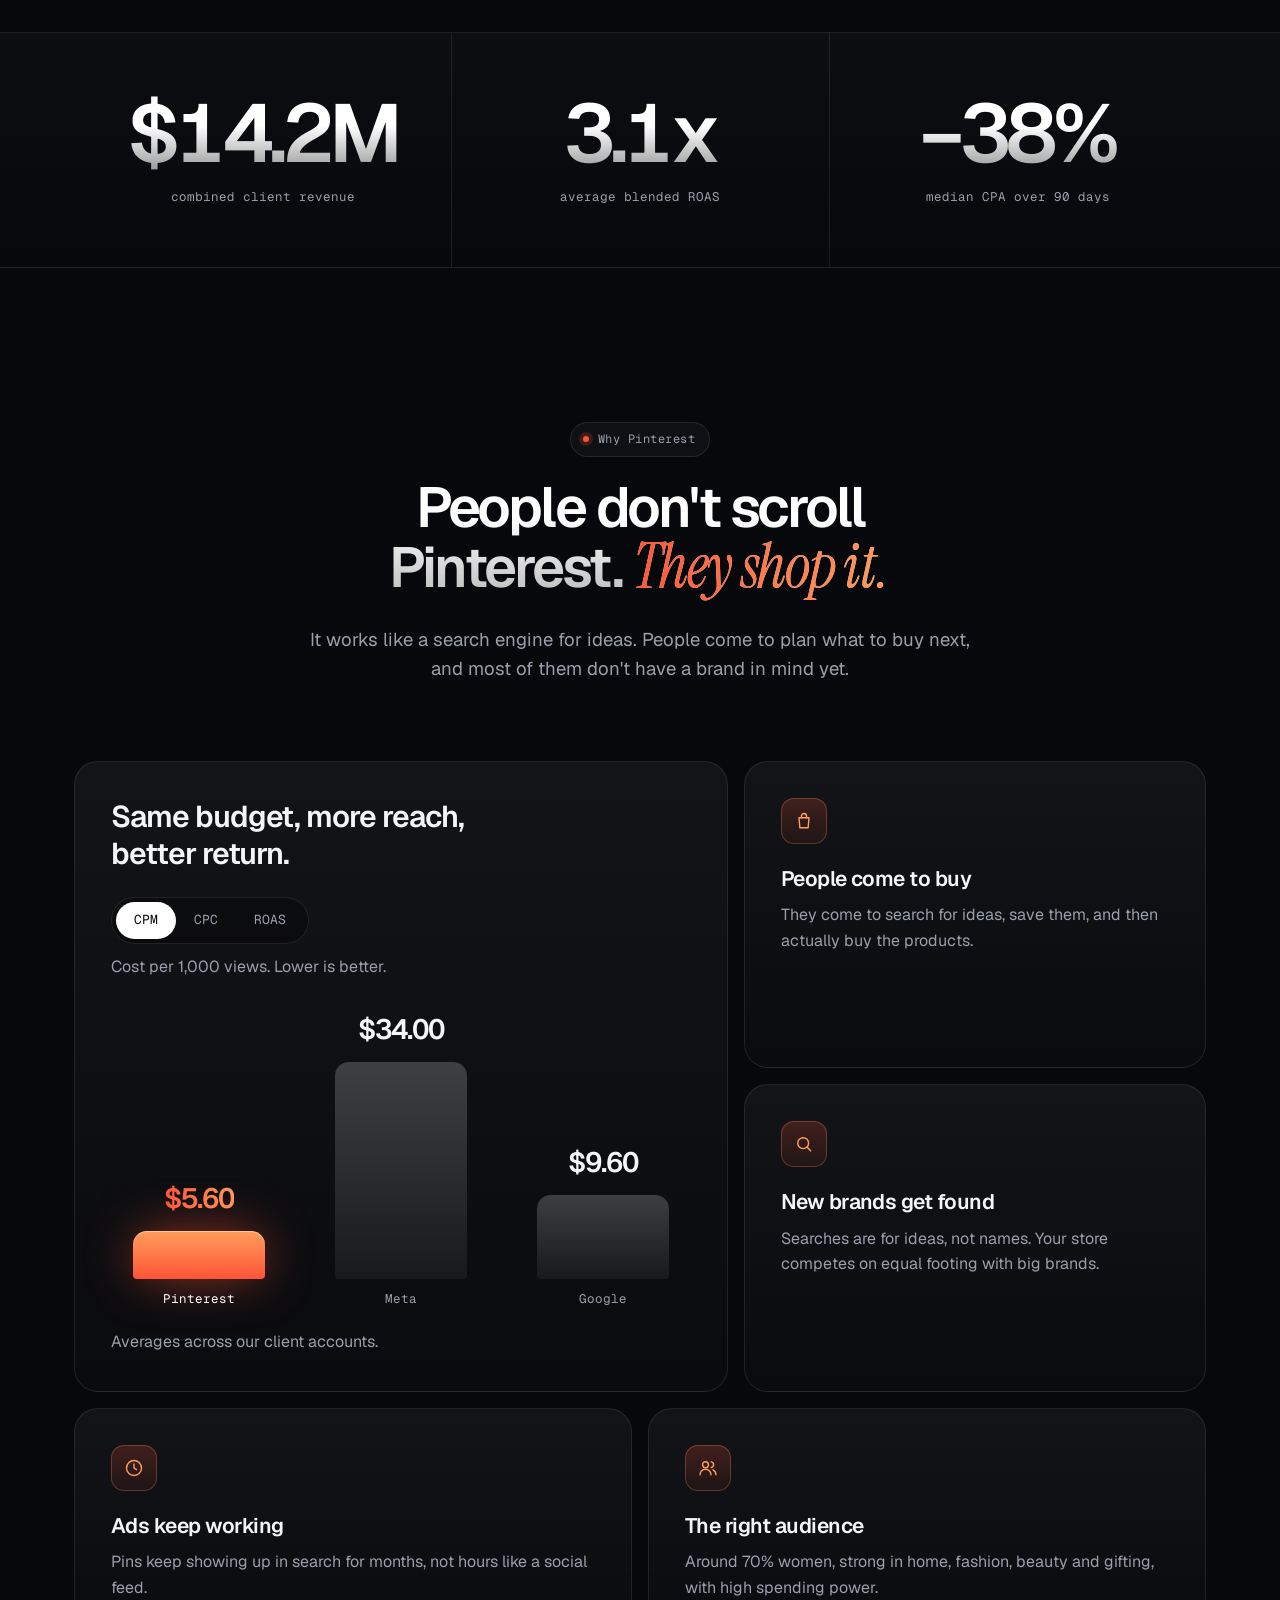
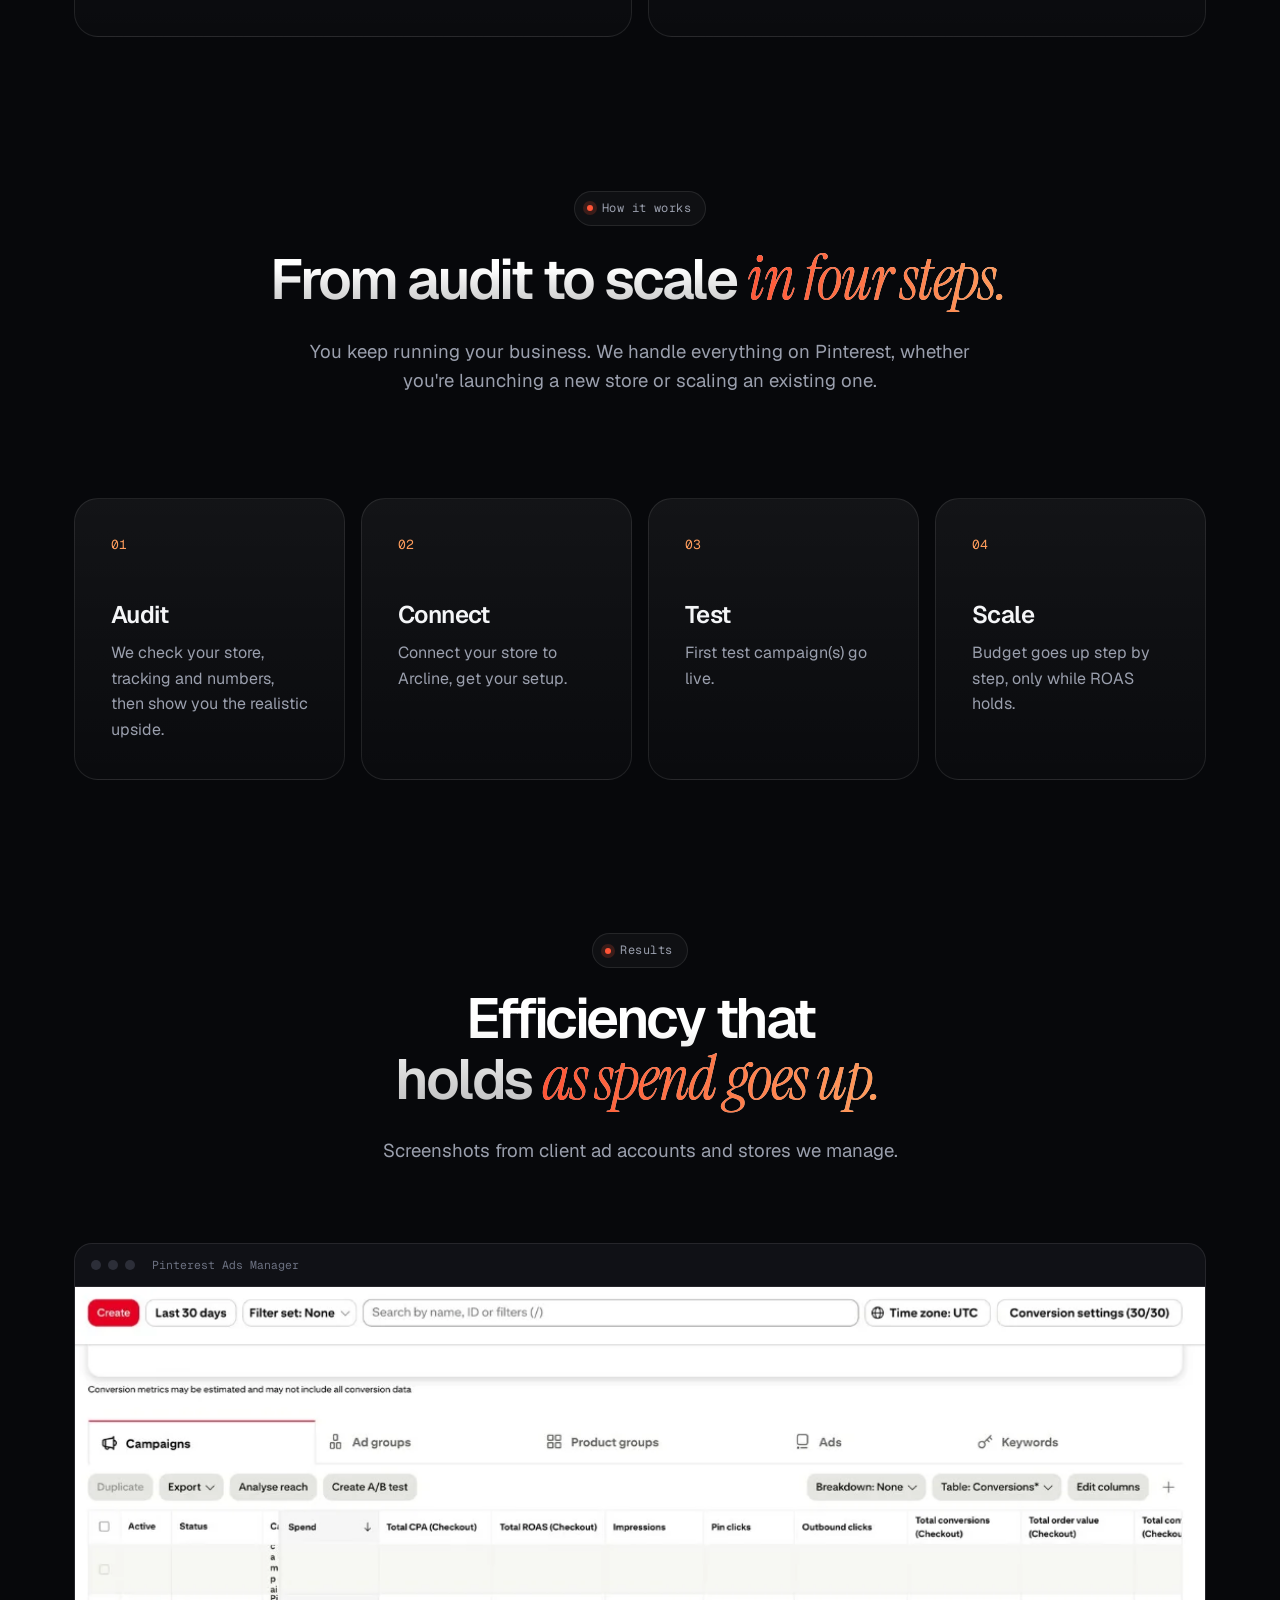
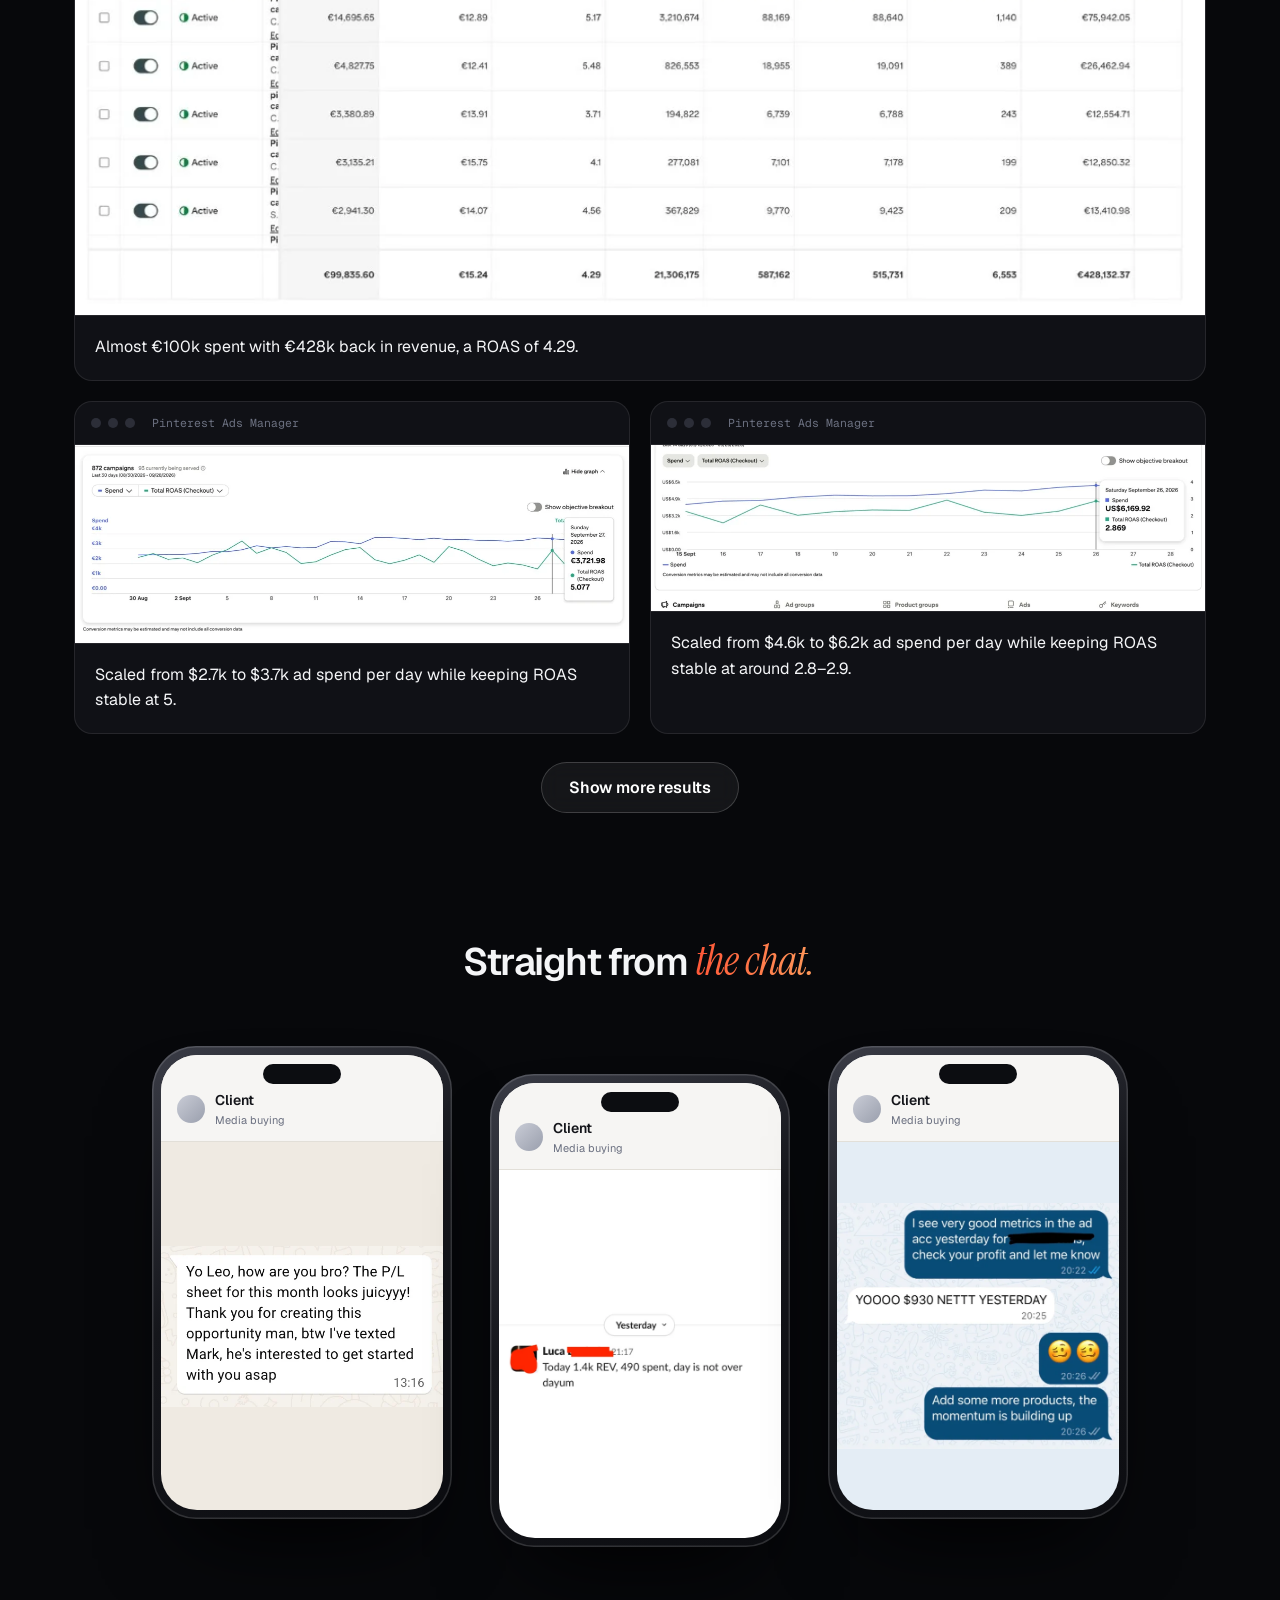
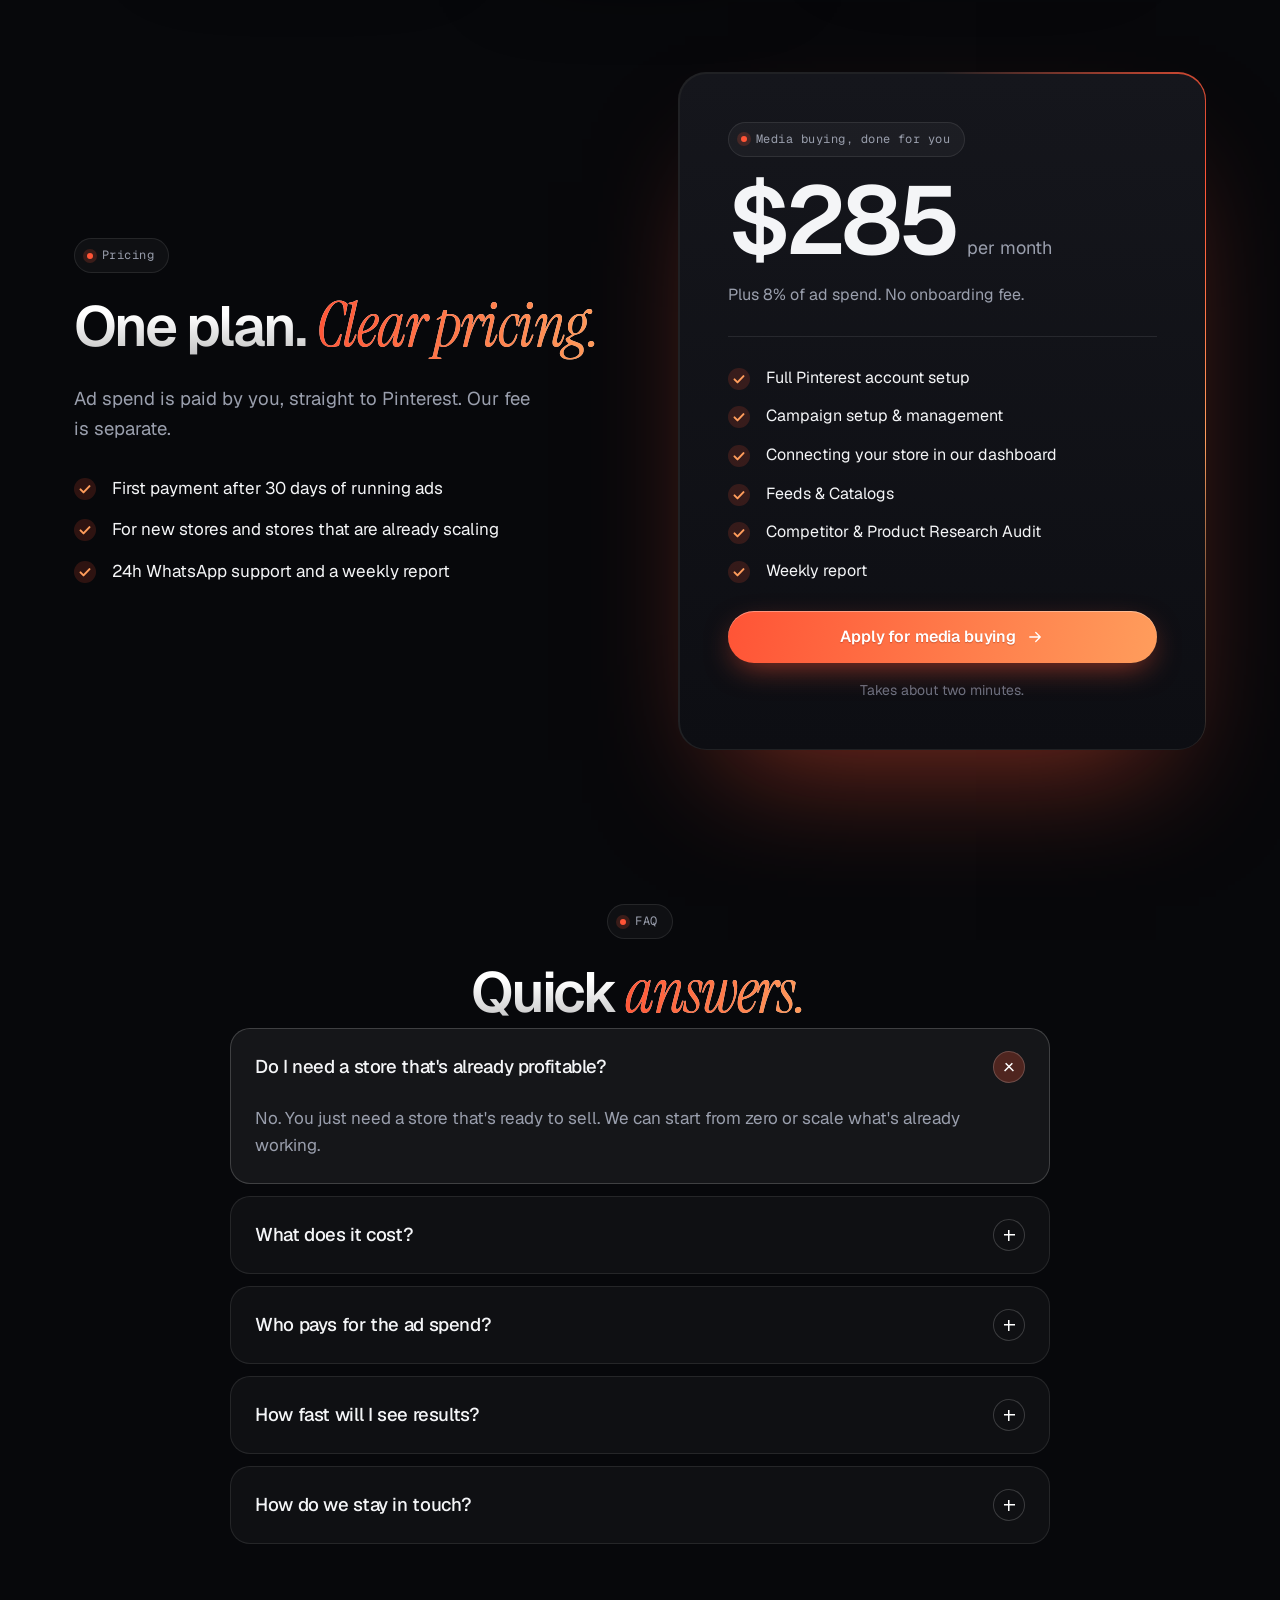
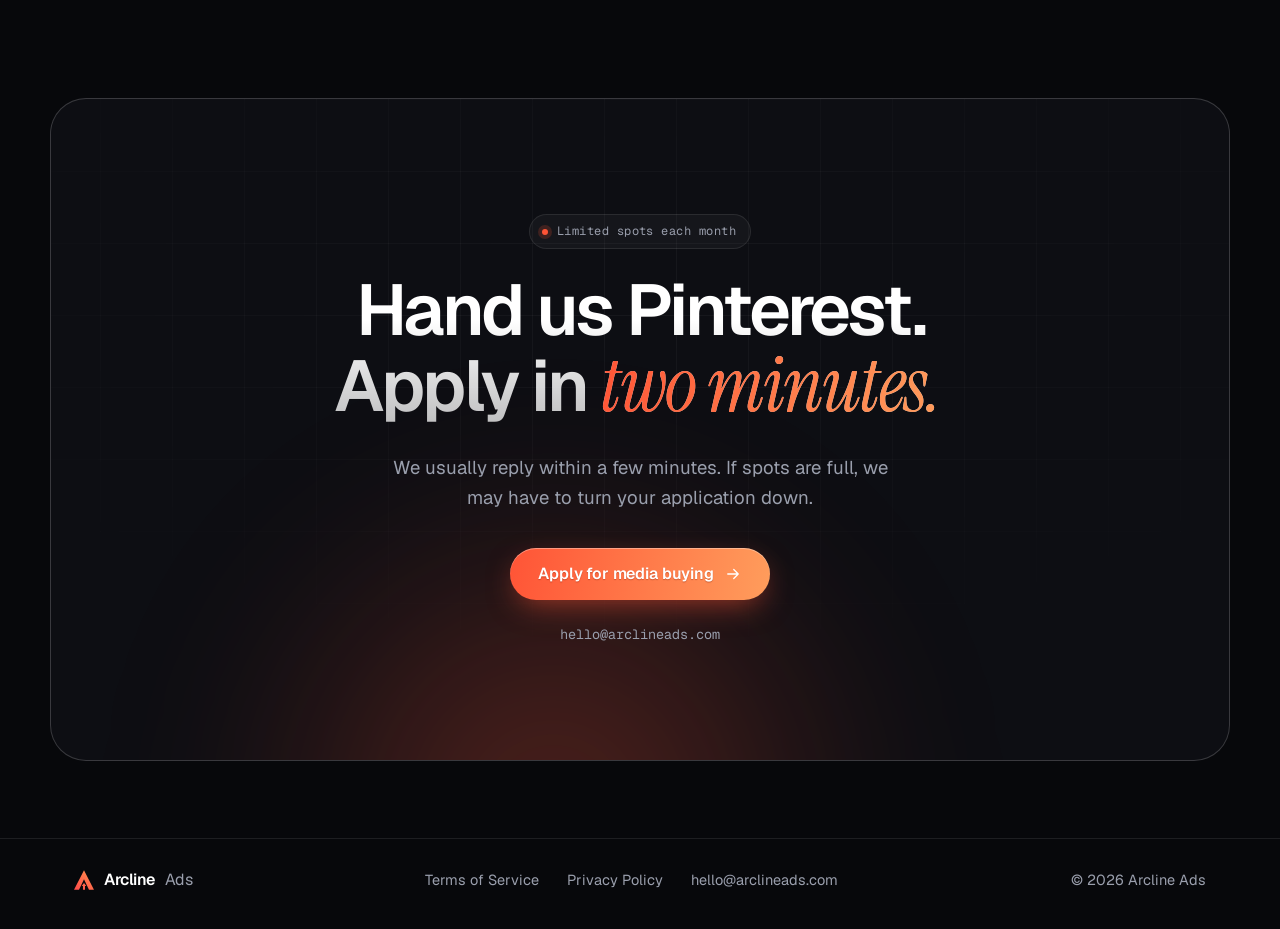
<file: coaching/index.html>
<!DOCTYPE html>
<html lang="en">
<head>
<meta charset="utf-8">
<title>Arcline Ads</title>
<meta name="robots" content="noindex, follow">
<link rel="canonical" href="https://arclineads.com/">
<meta http-equiv="refresh" content="0; url=/">
<script>location.replace("/");</script>
</head>
<body><p>This page has moved. <a href="/">Continue to Arcline Ads</a>.</p></body>
</html>
</file>
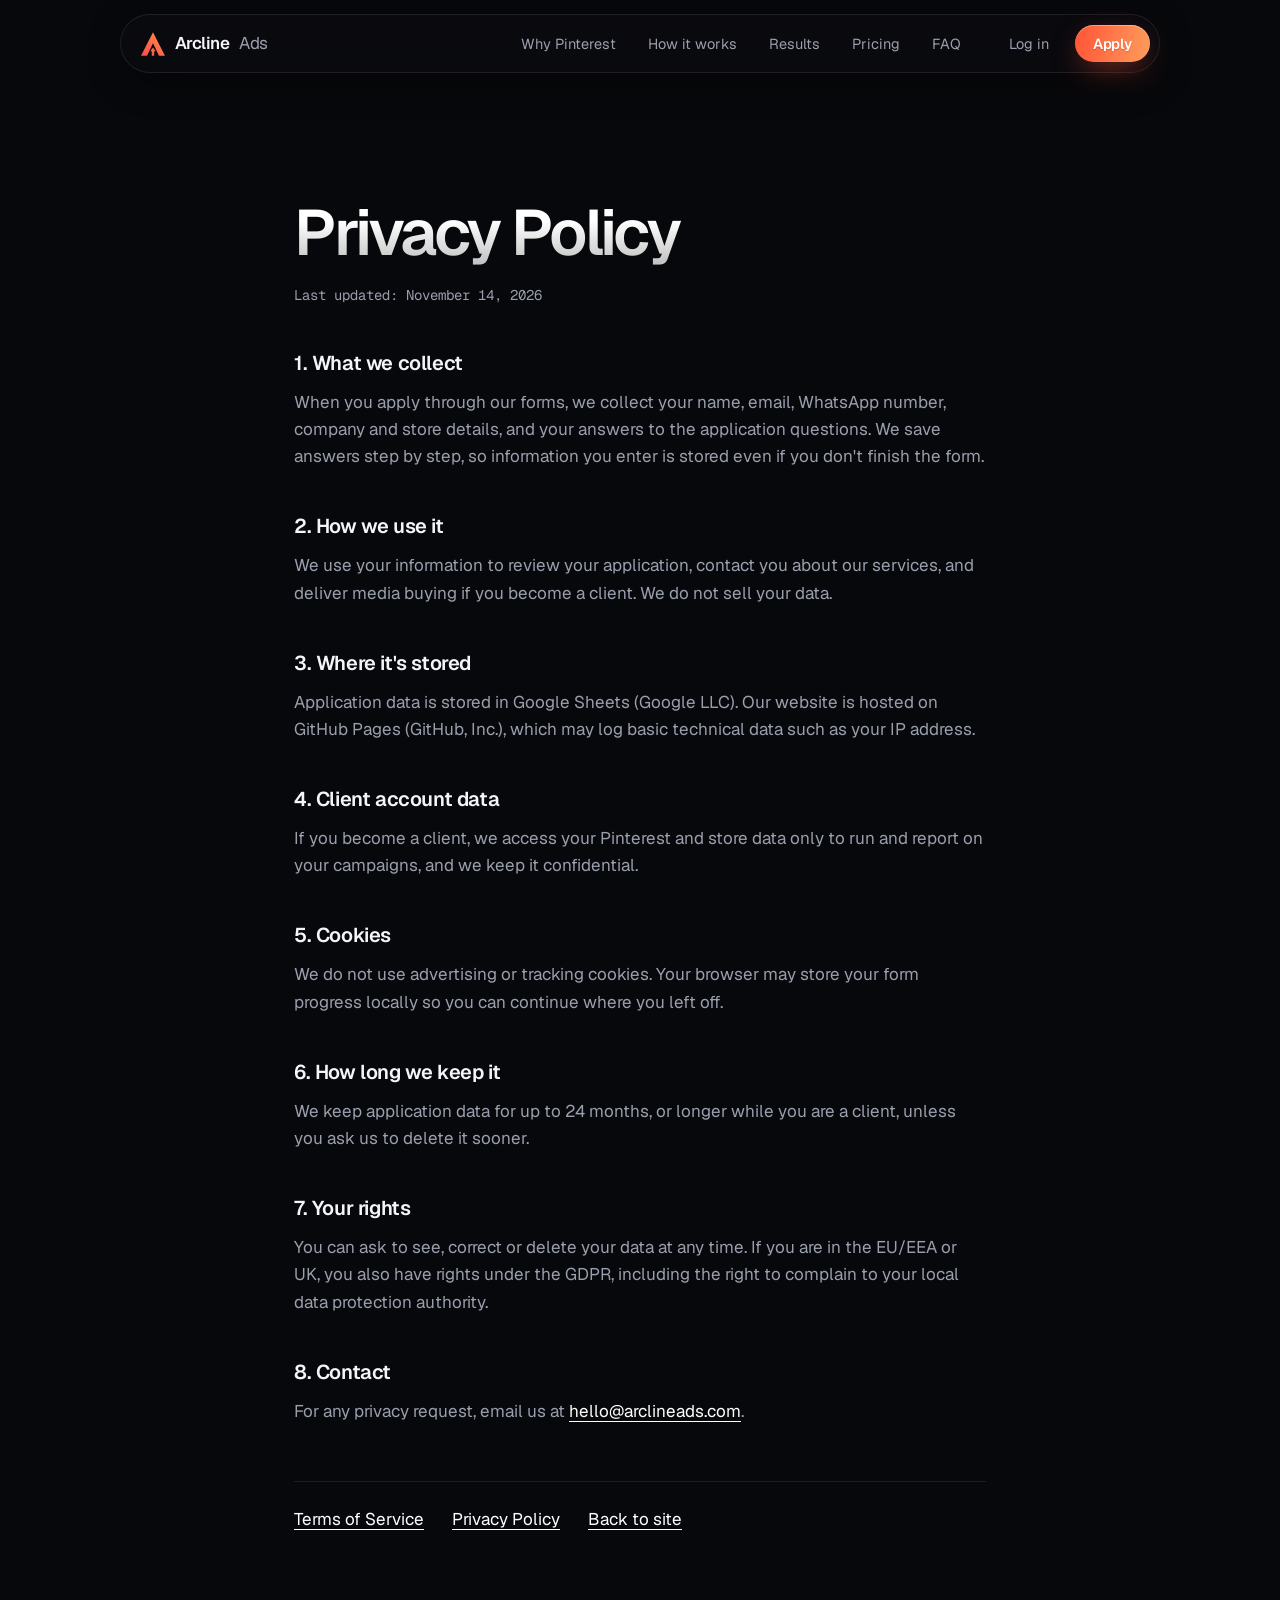
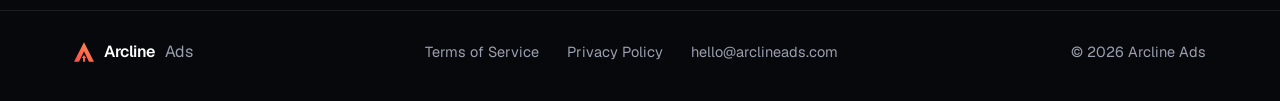
<file: privacy/index.html>
<!DOCTYPE html>
<html lang="en">
<head>
<meta charset="utf-8">
<meta name="viewport" content="width=device-width, initial-scale=1, viewport-fit=cover">
<title>Privacy Policy — Arcline Ads</title>
<meta name="description" content="How Arcline Ads collects, uses and stores your data.">
<meta name="robots" content="index, follow, max-image-preview:large">
<link rel="canonical" href="https://arclineads.com/privacy/">
<meta name="theme-color" content="#07080b">
<meta property="og:type" content="website">
<meta property="og:site_name" content="Arcline Ads">
<meta property="og:title" content="Privacy Policy — Arcline Ads">
<meta property="og:description" content="How Arcline Ads collects, uses and stores your data.">
<meta property="og:url" content="https://arclineads.com/privacy/">
<meta property="og:image" content="https://arclineads.com/assets/img/og.png">
<meta property="og:image:width" content="1200">
<meta property="og:image:height" content="630">
<meta name="twitter:card" content="summary_large_image">
<link rel="icon" type="image/svg+xml" href="/assets/img/favicon.svg">
<link rel="icon" type="image/png" href="/assets/img/favicon.png">
<link rel="apple-touch-icon" href="/assets/img/apple-touch-icon.png">
<link rel="preload" href="/assets/fonts/geist.woff2" as="font" type="font/woff2" crossorigin>
<link rel="preload" href="/assets/fonts/instrument-serif-italic.woff2" as="font" type="font/woff2" crossorigin>
<link rel="stylesheet" href="/assets/css/site.css">
<script>document.documentElement.className="js";</script>
<script type="application/ld+json">{"@context":"https://schema.org","@graph":[{"@type":"Organization","@id":"https://arclineads.com/#org","name":"Arcline Ads","url":"https://arclineads.com/","logo":"https://arclineads.com/assets/img/favicon.png","email":"hello@arclineads.com","description":"Pinterest Ads agency offering done-for-you media buying for ecommerce stores."},{"@type":"BreadcrumbList","itemListElement":[{"@type":"ListItem","position":1,"name":"Home","item":"https://arclineads.com/"},{"@type":"ListItem","position":2,"name":"Privacy Policy","item":"https://arclineads.com/privacy/"}]}]}</script>
</head>
<body>
<a class="skip" href="#main">Skip to content</a>
<header class="site-header">
  <div class="bar">
    <a class="brand" href="/" aria-label="Arcline Ads home"><svg viewBox="258 258 564 551" width="24" height="24" aria-hidden="true"><defs><linearGradient id="mk-nav" x1="258" y1="808" x2="700" y2="258" gradientUnits="userSpaceOnUse"><stop offset="0" stop-color="#ff4a4a"/><stop offset="1" stop-color="#ff8a4c"/></linearGradient></defs><path fill="url(#mk-nav)" d="M540 258 L821 808 L680 808 L540 515 L399 808 L258 808 Z M540 616 L604 706 L568 706 L568 808 L511 808 L511 706 L476 706 Z"/></svg>Arcline<span>Ads</span></a>
    <nav class="nav" aria-label="Main"><a href="/#why">Why Pinterest</a><a href="/#how">How it works</a><a href="/#results">Results</a><a href="/#pricing">Pricing</a><a href="/#faq">FAQ</a></nav>
    <a class="login-link" href="https://client.arclineads.com/auth">Log in</a>
    <a class="btn btn-sm" href="/apply/media-buying/">Apply</a>
    <button class="menu-btn" type="button" aria-label="Menu" aria-expanded="false" aria-controls="mobile-menu"><span></span><span></span></button>
  </div>
  <nav class="mobile-menu" id="mobile-menu" aria-label="Mobile"><a href="/#why">Why Pinterest</a><a href="/#how">How it works</a><a href="/#results">Results</a><a href="/#pricing">Pricing</a><a href="/#faq">FAQ</a><a href="https://client.arclineads.com/auth">Log in</a></nav>
</header>
<main id="main">
<article class="legal">
  <h1 class="h1">Privacy Policy</h1>
  <p class="note">Last updated: November 14, 2026</p>
  <h2>1. What we collect</h2><p>When you apply through our forms, we collect your name, email, WhatsApp number, company and store details, and your answers to the application questions. We save answers step by step, so information you enter is stored even if you don't finish the form.</p><h2>2. How we use it</h2><p>We use your information to review your application, contact you about our services, and deliver media buying if you become a client. We do not sell your data.</p><h2>3. Where it's stored</h2><p>Application data is stored in Google Sheets (Google LLC). Our website is hosted on GitHub Pages (GitHub, Inc.), which may log basic technical data such as your IP address.</p><h2>4. Client account data</h2><p>If you become a client, we access your Pinterest and store data only to run and report on your campaigns, and we keep it confidential.</p><h2>5. Cookies</h2><p>We do not use advertising or tracking cookies. Your browser may store your form progress locally so you can continue where you left off.</p><h2>6. How long we keep it</h2><p>We keep application data for up to 24 months, or longer while you are a client, unless you ask us to delete it sooner.</p><h2>7. Your rights</h2><p>You can ask to see, correct or delete your data at any time. If you are in the EU/EEA or UK, you also have rights under the GDPR, including the right to complain to your local data protection authority.</p><h2>8. Contact</h2><p>For any privacy request, email us at <a href="mailto:hello@arclineads.com">hello@arclineads.com</a>.</p>
  <p class="legal-end"><a class="link" href="/terms/">Terms of Service</a><a class="link" href="/privacy/">Privacy Policy</a><a class="link" href="/">Back to site</a></p>
</article>
</main>
<footer class="site-footer">
  <div class="foot">
    <a class="brand" href="/" aria-label="Arcline Ads home"><svg viewBox="258 258 564 551" width="20" height="20" aria-hidden="true"><defs><linearGradient id="mk-foot" x1="258" y1="808" x2="700" y2="258" gradientUnits="userSpaceOnUse"><stop offset="0" stop-color="#ff4a4a"/><stop offset="1" stop-color="#ff8a4c"/></linearGradient></defs><path fill="url(#mk-foot)" d="M540 258 L821 808 L680 808 L540 515 L399 808 L258 808 Z M540 616 L604 706 L568 706 L568 808 L511 808 L511 706 L476 706 Z"/></svg>Arcline<span>Ads</span></a>
    <nav aria-label="Footer"><a href="/terms/">Terms of Service</a><a href="/privacy/">Privacy Policy</a><a href="mailto:hello@arclineads.com">hello@arclineads.com</a></nav>
    <span>© 2026 Arcline Ads</span>
  </div>
</footer>
<script src="/assets/js/site.js" defer></script>
</body>
</html>
</file>
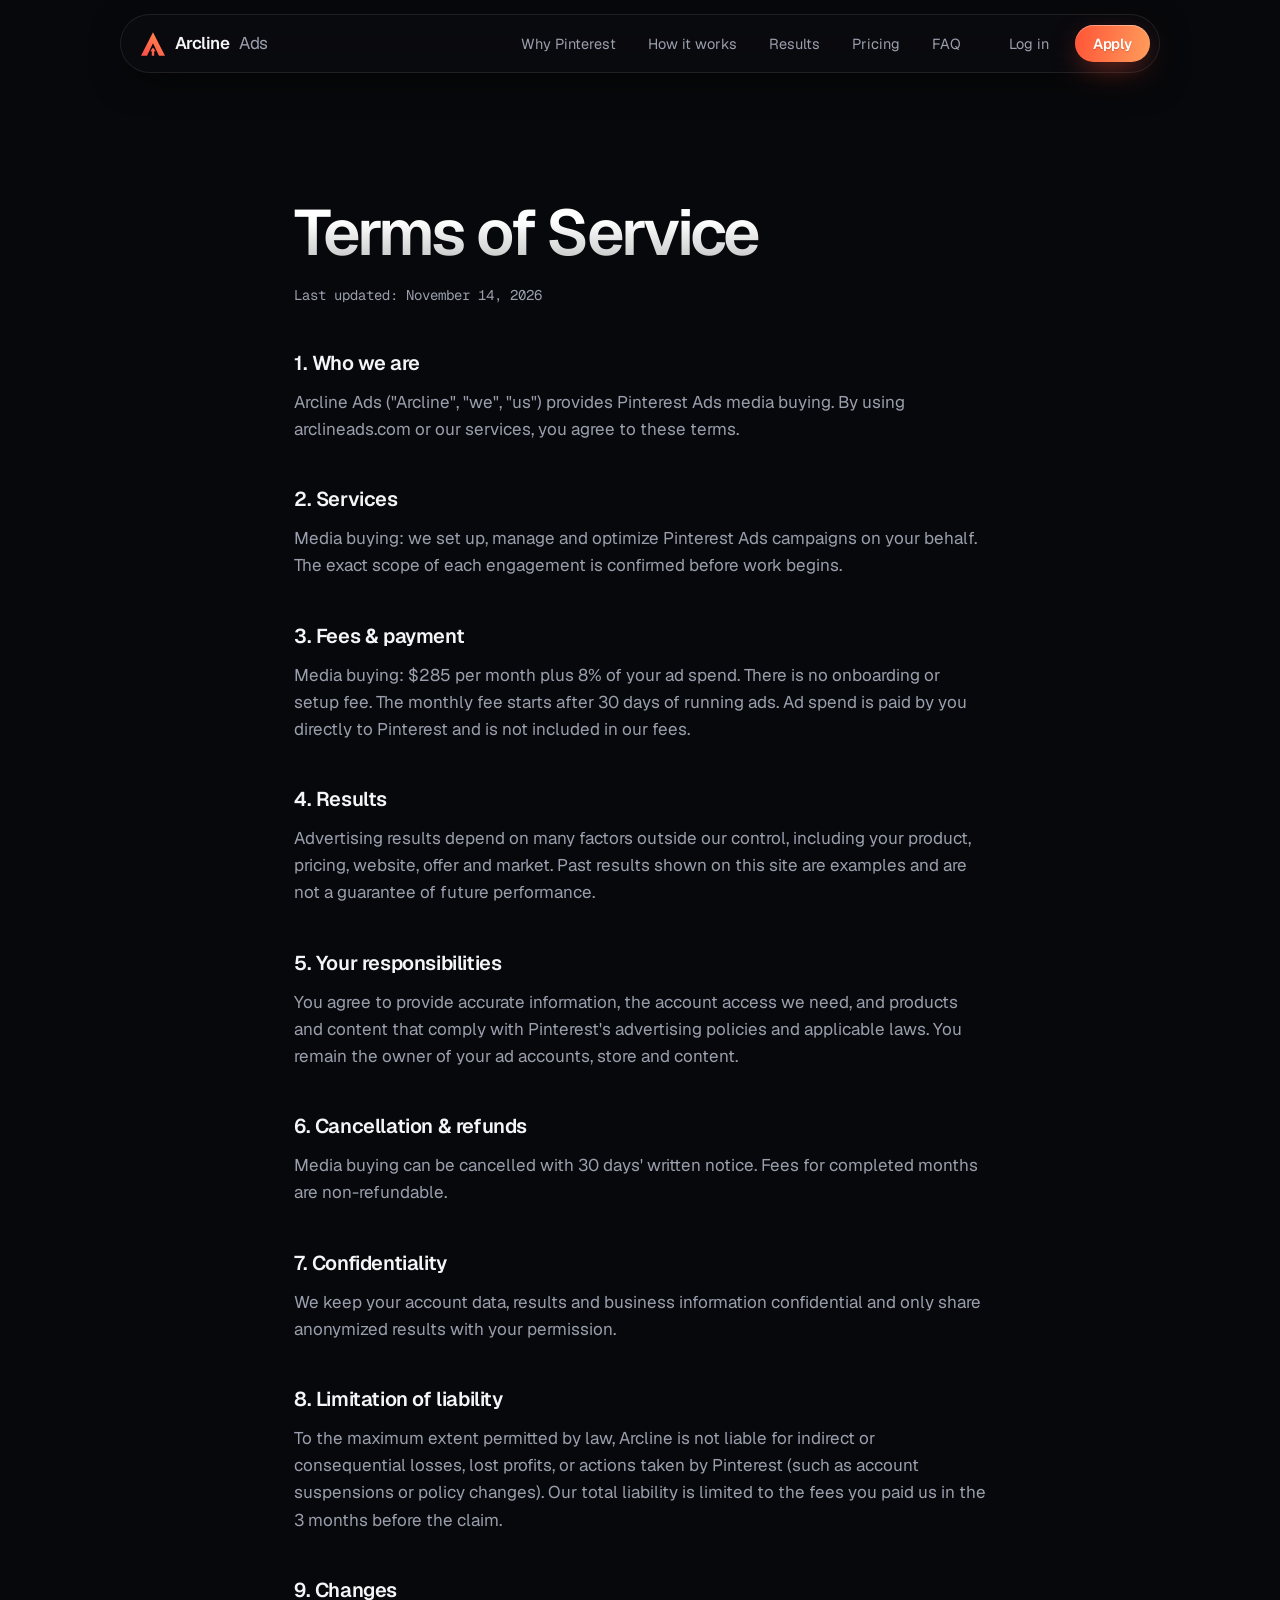
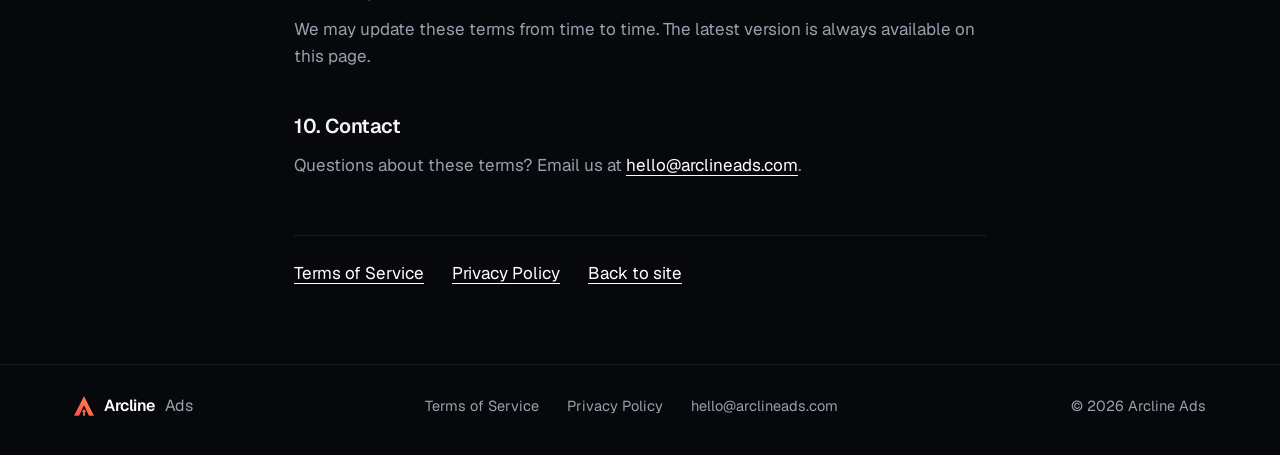
<file: terms/index.html>
<!DOCTYPE html>
<html lang="en">
<head>
<meta charset="utf-8">
<meta name="viewport" content="width=device-width, initial-scale=1, viewport-fit=cover">
<title>Terms of Service — Arcline Ads</title>
<meta name="description" content="Terms of Service for Arcline Ads Pinterest Ads media buying.">
<meta name="robots" content="index, follow, max-image-preview:large">
<link rel="canonical" href="https://arclineads.com/terms/">
<meta name="theme-color" content="#07080b">
<meta property="og:type" content="website">
<meta property="og:site_name" content="Arcline Ads">
<meta property="og:title" content="Terms of Service — Arcline Ads">
<meta property="og:description" content="Terms of Service for Arcline Ads Pinterest Ads media buying.">
<meta property="og:url" content="https://arclineads.com/terms/">
<meta property="og:image" content="https://arclineads.com/assets/img/og.png">
<meta property="og:image:width" content="1200">
<meta property="og:image:height" content="630">
<meta name="twitter:card" content="summary_large_image">
<link rel="icon" type="image/svg+xml" href="/assets/img/favicon.svg">
<link rel="icon" type="image/png" href="/assets/img/favicon.png">
<link rel="apple-touch-icon" href="/assets/img/apple-touch-icon.png">
<link rel="preload" href="/assets/fonts/geist.woff2" as="font" type="font/woff2" crossorigin>
<link rel="preload" href="/assets/fonts/instrument-serif-italic.woff2" as="font" type="font/woff2" crossorigin>
<link rel="stylesheet" href="/assets/css/site.css">
<script>document.documentElement.className="js";</script>
<script type="application/ld+json">{"@context":"https://schema.org","@graph":[{"@type":"Organization","@id":"https://arclineads.com/#org","name":"Arcline Ads","url":"https://arclineads.com/","logo":"https://arclineads.com/assets/img/favicon.png","email":"hello@arclineads.com","description":"Pinterest Ads agency offering done-for-you media buying for ecommerce stores."},{"@type":"BreadcrumbList","itemListElement":[{"@type":"ListItem","position":1,"name":"Home","item":"https://arclineads.com/"},{"@type":"ListItem","position":2,"name":"Terms of Service","item":"https://arclineads.com/terms/"}]}]}</script>
</head>
<body>
<a class="skip" href="#main">Skip to content</a>
<header class="site-header">
  <div class="bar">
    <a class="brand" href="/" aria-label="Arcline Ads home"><svg viewBox="258 258 564 551" width="24" height="24" aria-hidden="true"><defs><linearGradient id="mk-nav" x1="258" y1="808" x2="700" y2="258" gradientUnits="userSpaceOnUse"><stop offset="0" stop-color="#ff4a4a"/><stop offset="1" stop-color="#ff8a4c"/></linearGradient></defs><path fill="url(#mk-nav)" d="M540 258 L821 808 L680 808 L540 515 L399 808 L258 808 Z M540 616 L604 706 L568 706 L568 808 L511 808 L511 706 L476 706 Z"/></svg>Arcline<span>Ads</span></a>
    <nav class="nav" aria-label="Main"><a href="/#why">Why Pinterest</a><a href="/#how">How it works</a><a href="/#results">Results</a><a href="/#pricing">Pricing</a><a href="/#faq">FAQ</a></nav>
    <a class="login-link" href="https://client.arclineads.com/auth">Log in</a>
    <a class="btn btn-sm" href="/apply/media-buying/">Apply</a>
    <button class="menu-btn" type="button" aria-label="Menu" aria-expanded="false" aria-controls="mobile-menu"><span></span><span></span></button>
  </div>
  <nav class="mobile-menu" id="mobile-menu" aria-label="Mobile"><a href="/#why">Why Pinterest</a><a href="/#how">How it works</a><a href="/#results">Results</a><a href="/#pricing">Pricing</a><a href="/#faq">FAQ</a><a href="https://client.arclineads.com/auth">Log in</a></nav>
</header>
<main id="main">
<article class="legal">
  <h1 class="h1">Terms of Service</h1>
  <p class="note">Last updated: November 14, 2026</p>
  <h2>1. Who we are</h2><p>Arcline Ads ("Arcline", "we", "us") provides Pinterest Ads media buying. By using arclineads.com or our services, you agree to these terms.</p><h2>2. Services</h2><p>Media buying: we set up, manage and optimize Pinterest Ads campaigns on your behalf. The exact scope of each engagement is confirmed before work begins.</p><h2>3. Fees &amp; payment</h2><p>Media buying: $285 per month plus 8% of your ad spend. There is no onboarding or setup fee. The monthly fee starts after 30 days of running ads. Ad spend is paid by you directly to Pinterest and is not included in our fees.</p><h2>4. Results</h2><p>Advertising results depend on many factors outside our control, including your product, pricing, website, offer and market. Past results shown on this site are examples and are not a guarantee of future performance.</p><h2>5. Your responsibilities</h2><p>You agree to provide accurate information, the account access we need, and products and content that comply with Pinterest's advertising policies and applicable laws. You remain the owner of your ad accounts, store and content.</p><h2>6. Cancellation &amp; refunds</h2><p>Media buying can be cancelled with 30 days' written notice. Fees for completed months are non-refundable.</p><h2>7. Confidentiality</h2><p>We keep your account data, results and business information confidential and only share anonymized results with your permission.</p><h2>8. Limitation of liability</h2><p>To the maximum extent permitted by law, Arcline is not liable for indirect or consequential losses, lost profits, or actions taken by Pinterest (such as account suspensions or policy changes). Our total liability is limited to the fees you paid us in the 3 months before the claim.</p><h2>9. Changes</h2><p>We may update these terms from time to time. The latest version is always available on this page.</p><h2>10. Contact</h2><p>Questions about these terms? Email us at <a href="mailto:hello@arclineads.com">hello@arclineads.com</a>.</p>
  <p class="legal-end"><a class="link" href="/terms/">Terms of Service</a><a class="link" href="/privacy/">Privacy Policy</a><a class="link" href="/">Back to site</a></p>
</article>
</main>
<footer class="site-footer">
  <div class="foot">
    <a class="brand" href="/" aria-label="Arcline Ads home"><svg viewBox="258 258 564 551" width="20" height="20" aria-hidden="true"><defs><linearGradient id="mk-foot" x1="258" y1="808" x2="700" y2="258" gradientUnits="userSpaceOnUse"><stop offset="0" stop-color="#ff4a4a"/><stop offset="1" stop-color="#ff8a4c"/></linearGradient></defs><path fill="url(#mk-foot)" d="M540 258 L821 808 L680 808 L540 515 L399 808 L258 808 Z M540 616 L604 706 L568 706 L568 808 L511 808 L511 706 L476 706 Z"/></svg>Arcline<span>Ads</span></a>
    <nav aria-label="Footer"><a href="/terms/">Terms of Service</a><a href="/privacy/">Privacy Policy</a><a href="mailto:hello@arclineads.com">hello@arclineads.com</a></nav>
    <span>© 2026 Arcline Ads</span>
  </div>
</footer>
<script src="/assets/js/site.js" defer></script>
</body>
</html>
</file>
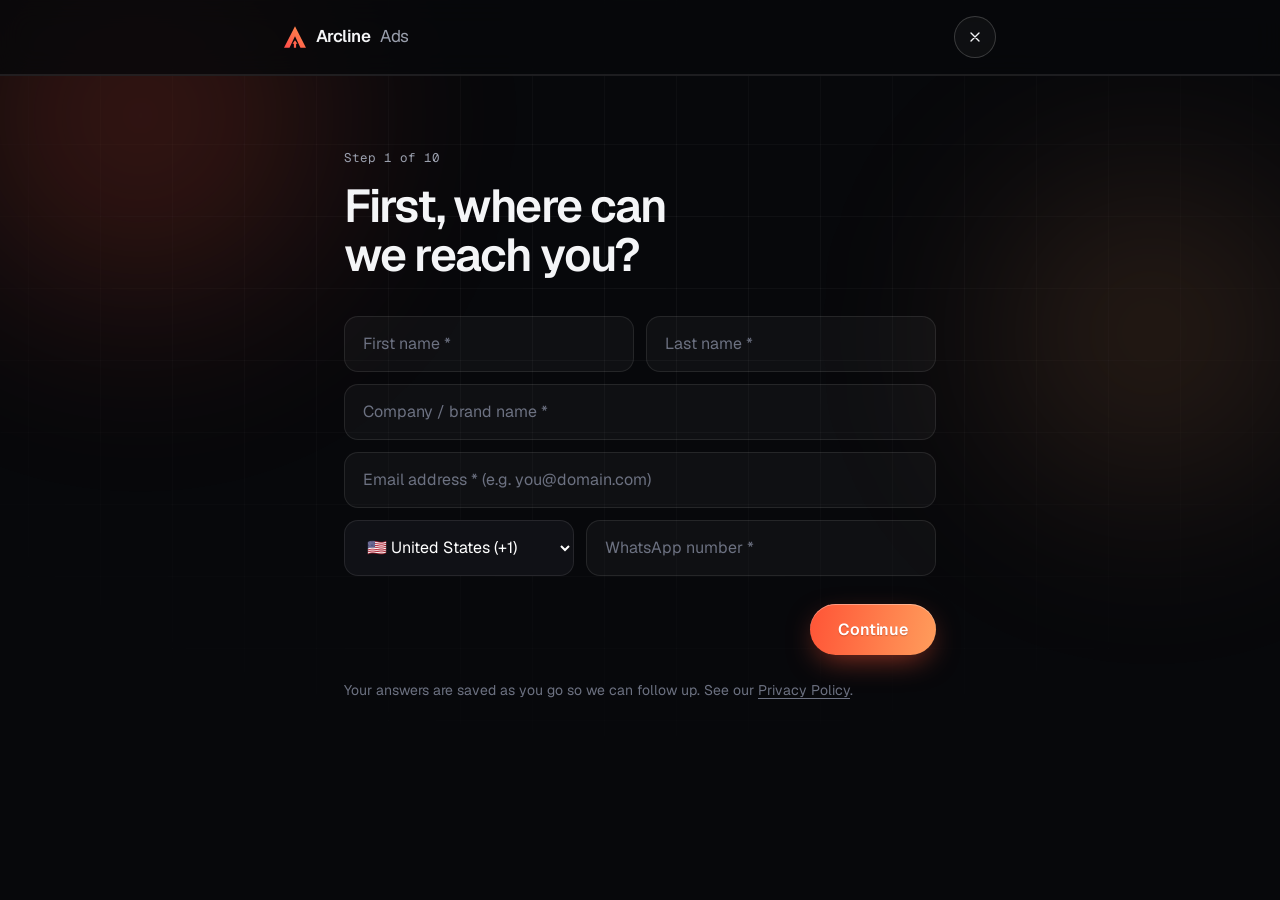
<file: apply/media-buying/index.html>
<!DOCTYPE html>
<html lang="en">
<head>
<meta charset="utf-8">
<meta name="viewport" content="width=device-width, initial-scale=1, viewport-fit=cover">
<title>Media buying onboarding — Arcline Ads</title>
<meta name="description" content="Start your Pinterest Ads media buying onboarding with Arcline. Takes about two minutes.">
<meta name="robots" content="noindex, follow">
<link rel="canonical" href="https://arclineads.com/apply/media-buying/">
<meta name="theme-color" content="#07080b">
<meta property="og:type" content="website">
<meta property="og:site_name" content="Arcline Ads">
<meta property="og:title" content="Media buying onboarding — Arcline Ads">
<meta property="og:description" content="Start your Pinterest Ads media buying onboarding with Arcline. Takes about two minutes.">
<meta property="og:url" content="https://arclineads.com/apply/media-buying/">
<meta property="og:image" content="https://arclineads.com/assets/img/og.png">
<meta property="og:image:width" content="1200">
<meta property="og:image:height" content="630">
<meta name="twitter:card" content="summary_large_image">
<link rel="icon" type="image/svg+xml" href="/assets/img/favicon.svg">
<link rel="icon" type="image/png" href="/assets/img/favicon.png">
<link rel="apple-touch-icon" href="/assets/img/apple-touch-icon.png">
<link rel="preload" href="/assets/fonts/geist.woff2" as="font" type="font/woff2" crossorigin>
<link rel="preload" href="/assets/fonts/instrument-serif-italic.woff2" as="font" type="font/woff2" crossorigin>
<link rel="stylesheet" href="/assets/css/site.css">
<script>document.documentElement.className="js";</script>

</head>
<body class="apply-body">
<div class="scene" aria-hidden="true"><div class="grid"></div><div class="orb a"></div><div class="orb b"></div></div>
<header class="apply-head">
  <div class="bar">
    <a class="brand" href="/" aria-label="Arcline Ads home"><svg viewBox="258 258 564 551" width="22" height="22" aria-hidden="true"><defs><linearGradient id="mk-nav" x1="258" y1="808" x2="700" y2="258" gradientUnits="userSpaceOnUse"><stop offset="0" stop-color="#ff4a4a"/><stop offset="1" stop-color="#ff8a4c"/></linearGradient></defs><path fill="url(#mk-nav)" d="M540 258 L821 808 L680 808 L540 515 L399 808 L258 808 Z M540 616 L604 706 L568 706 L568 808 L511 808 L511 706 L476 706 Z"/></svg>Arcline<span>Ads</span></a>
    <a class="close-x" href="/" aria-label="Close and go back" title="Close"><svg width="16" height="16" viewBox="0 0 24 24" fill="none" stroke="currentColor" stroke-width="2" stroke-linecap="round" aria-hidden="true"><path d="M6 6l12 12M18 6L6 18"/></svg></a>
  </div>
  <div class="progress"><i id="apply-progress"></i></div>
</header>
<main class="apply-main" id="main">
  <div id="apply-app" data-mode="media"></div>
  <noscript><h1>Media buying onboarding</h1><p class="sub">This form needs JavaScript. You can also email us at <a href="mailto:hello@arclineads.com">hello@arclineads.com</a>.</p></noscript>
</main>
<script src="/assets/js/apply.js" defer></script>
</body>
</html>
</file>
<file: assets/css/site.css>
/* Arcline Ads — stylesheet */
@font-face { font-family: "Geist"; font-style: normal; font-weight: 100 900; font-display: swap; src: url("/assets/fonts/geist.woff2") format("woff2"); }
@font-face { font-family: "Geist Mono"; font-style: normal; font-weight: 100 900; font-display: swap; src: url("/assets/fonts/geist-mono.woff2") format("woff2"); }
@font-face { font-family: "Instrument Serif"; font-style: italic; font-weight: 400; font-display: swap; src: url("/assets/fonts/instrument-serif-italic.woff2") format("woff2"); }

:root {
  --bg: #07080b; --bg-2: #0c0d12; --panel: rgba(255, 255, 255, 0.035); --panel-2: rgba(255, 255, 255, 0.06);
  --stroke: rgba(255, 255, 255, 0.09); --stroke-2: rgba(255, 255, 255, 0.18);
  --text: #f4f5f7; --muted: #9a9fad; --dim: #6c7181;
  --a1: #ff5436; --a2: #ff9d5c; --ok: #3ddc97;
  --grad: linear-gradient(100deg, var(--a1), var(--a2));
  --sans: "Geist", "Helvetica Neue", Helvetica, Arial, sans-serif;
  --mono: "Geist Mono", ui-monospace, Menlo, monospace;
  --serif: "Instrument Serif", Georgia, serif;
  --wrap: 1180px; --gutter: 24px; --space: clamp(96px, 12vw, 176px);
  --ease: cubic-bezier(.2, .8, .2, 1);
}
*, *::before, *::after { box-sizing: border-box; }
html { scroll-behavior: smooth; scroll-padding-top: 104px; -webkit-text-size-adjust: 100%; background: var(--bg); }
body { margin: 0; background: var(--bg); color: var(--text); font-family: var(--sans); font-size: 17px; line-height: 1.6; -webkit-font-smoothing: antialiased; overflow-x: hidden; }
img, svg { display: block; max-width: 100%; }
img { height: auto; }
h1, h2, h3, p, dl, dd, ol, ul, figure { margin: 0; padding: 0; }
ol, ul { list-style: none; }
a { color: inherit; text-decoration: none; }
button { font: inherit; color: inherit; cursor: pointer; }
[hidden] { display: none !important; }
::selection { background: var(--a1); color: #fff; }
:focus-visible { outline: 2px solid var(--a2); outline-offset: 3px; border-radius: 6px; }
.skip { position: absolute; left: -9999px; top: 8px; z-index: 200; background: #fff; color: #000; padding: 10px 16px; border-radius: 8px; font-weight: 600; }
.skip:focus { left: 8px; }
.sr { position: absolute; width: 1px; height: 1px; overflow: hidden; clip-path: inset(50%); white-space: nowrap; }
.wrap { max-width: var(--wrap); margin: 0 auto; padding: 0 var(--gutter); }

/* Type */
.h1, .h2 { font-weight: 600; letter-spacing: -0.045em; line-height: 1.02; text-wrap: balance; background: linear-gradient(180deg, #fff 30%, rgba(255, 255, 255, 0.72)); -webkit-background-clip: text; background-clip: text; color: transparent; padding-bottom: 0.08em; }
.h1 { font-size: clamp(40px, 6.6vw, 92px); }
.h2 { font-size: clamp(32px, 4.4vw, 60px); }
.h1 em, .h2 em { font-family: var(--serif); font-style: italic; font-weight: 400; letter-spacing: -0.02em; font-size: 1.08em; background: var(--grad); -webkit-background-clip: text; background-clip: text; color: transparent; padding-right: 0.06em; }
.lead { color: var(--muted); font-size: clamp(17px, 1.45vw, 20px); line-height: 1.6; text-wrap: pretty; }
.kicker { display: inline-flex; align-items: center; gap: 9px; padding: 7px 14px 7px 12px; border: 1px solid var(--stroke); border-radius: 999px; background: var(--panel); font-family: var(--mono); font-size: 12px; letter-spacing: 0.04em; color: var(--muted); }
.kicker i { width: 6px; height: 6px; border-radius: 50%; background: var(--a1); box-shadow: 0 0 0 4px rgba(255, 84, 54, 0.18); animation: pulse 2.2s ease-in-out infinite; }
.sec-head { max-width: 780px; margin: 0 auto; text-align: center; }
.sec-head .h2 { margin-top: 22px; }
.sec-head .lead { margin: 22px auto 0; max-width: 56ch; }
.note { color: var(--dim); font-size: 14px; }
.link { text-decoration: underline; text-decoration-color: rgba(255, 255, 255, 0.3); text-underline-offset: 5px; color: var(--text); background: none; border: 0; padding: 0; transition: text-decoration-color 200ms ease; }
.link:hover { text-decoration-color: var(--a2); }

/* Buttons */
.btn { position: relative; display: inline-flex; align-items: center; justify-content: center; gap: 10px; overflow: hidden; padding: 16px 28px; border-radius: 999px; border: 0; background: var(--grad); color: #fff; font-size: 16px; font-weight: 600; letter-spacing: -0.01em; line-height: 1.2; text-shadow: 0 1px 1px rgba(120, 30, 10, 0.35); box-shadow: inset 0 1px 0 rgba(255, 255, 255, 0.35), 0 10px 30px -8px rgba(255, 84, 54, 0.6); transition: transform 240ms var(--ease), box-shadow 240ms var(--ease); }
.btn::after { content: ""; position: absolute; inset: 0; background: linear-gradient(110deg, transparent 30%, rgba(255, 255, 255, 0.45) 50%, transparent 70%); transform: translateX(-120%); transition: transform 700ms var(--ease); }
.btn:hover { transform: translateY(-2px); box-shadow: inset 0 1px 0 rgba(255, 255, 255, 0.35), 0 16px 40px -8px rgba(255, 84, 54, 0.75); }
.btn:hover::after { transform: translateX(120%); }
.btn svg { transition: transform 240ms var(--ease); }
.btn:hover svg { transform: translateX(3px); }
.btn-sm { padding: 10px 18px; font-size: 14.5px; }
.btn-glass { background: var(--panel-2); text-shadow: none; box-shadow: inset 0 0 0 1px var(--stroke-2); -webkit-backdrop-filter: blur(10px); backdrop-filter: blur(10px); }
.btn-glass:hover { box-shadow: inset 0 0 0 1px rgba(255, 255, 255, 0.4); }
.btn-glass::after { display: none; }

/* Header: floating glass pill */
.site-header { position: fixed; top: 14px; left: 0; right: 0; z-index: 60; padding: 0 14px; pointer-events: none; }
.site-header .bar { pointer-events: auto; max-width: 1040px; margin: 0 auto; padding: 9px 9px 9px 20px; display: flex; align-items: center; gap: 12px; border-radius: 999px; border: 1px solid var(--stroke); background: rgba(12, 13, 18, 0.6); -webkit-backdrop-filter: blur(18px) saturate(1.4); backdrop-filter: blur(18px) saturate(1.4); box-shadow: 0 10px 40px -12px rgba(0, 0, 0, 0.7); transition: background 300ms ease, border-color 300ms ease; }
.scrolled .site-header .bar { background: rgba(12, 13, 18, 0.86); border-color: var(--stroke-2); }
.brand { display: inline-flex; align-items: center; gap: 10px; margin-right: auto; font-size: 17px; font-weight: 600; letter-spacing: -0.03em; }
.brand span { color: var(--muted); font-weight: 400; }
.nav { display: flex; gap: 4px; margin-right: 8px; font-size: 14.5px; }
.nav a { padding: 8px 14px; border-radius: 999px; color: var(--muted); transition: color 200ms ease, background 200ms ease; }
.nav a:hover { color: #fff; background: var(--panel-2); }
.login-link { padding: 8px 14px; border-radius: 999px; font-size: 14.5px; color: var(--muted); transition: color 200ms ease, background 200ms ease; }
.login-link:hover { color: #fff; background: var(--panel-2); }
.menu-btn { display: none; width: 40px; height: 40px; flex-direction: column; align-items: center; justify-content: center; gap: 6px; background: var(--panel-2); border: 0; border-radius: 50%; padding: 0; }
.menu-btn span { width: 15px; height: 1.5px; background: #fff; transition: transform 240ms var(--ease); }
.menu-btn[aria-expanded="true"] span:first-child { transform: translateY(3.75px) rotate(45deg); }
.menu-btn[aria-expanded="true"] span:last-child { transform: translateY(-3.75px) rotate(-45deg); }
.mobile-menu { pointer-events: auto; display: none; max-width: 1040px; margin: 8px auto 0; padding: 8px 20px 12px; flex-direction: column; border-radius: 24px; border: 1px solid var(--stroke-2); background: rgba(12, 13, 18, 0.94); -webkit-backdrop-filter: blur(18px); backdrop-filter: blur(18px); }
.mobile-menu a { padding: 15px 0; border-bottom: 1px solid var(--stroke); font-size: 18px; }
.mobile-menu a:last-child { border-bottom: 0; }
@media (max-width: 899px) { .nav, .login-link { display: none; } .menu-btn { display: flex; } .mobile-menu.open { display: flex; animation: drop 260ms var(--ease); } }

/* Background scenery */
.scene { position: absolute; inset: 0; overflow: hidden; pointer-events: none; }
.scene .grid { position: absolute; inset: 0; background-image: linear-gradient(rgba(255, 255, 255, 0.045) 1px, transparent 1px), linear-gradient(90deg, rgba(255, 255, 255, 0.045) 1px, transparent 1px); background-size: 72px 72px; background-position: center top; -webkit-mask-image: radial-gradient(70% 60% at 50% 30%, #000, transparent); mask-image: radial-gradient(70% 60% at 50% 30%, #000, transparent); }
.scene .orb { position: absolute; border-radius: 50%; filter: blur(90px); opacity: 0.5; will-change: transform; }
.scene .orb.a { width: 46vw; height: 46vw; left: -12vw; top: -14vw; background: radial-gradient(circle, rgba(255, 84, 54, 0.55), transparent 65%); animation: drift-a 22s ease-in-out infinite; }
.scene .orb.b { width: 40vw; height: 40vw; right: -10vw; top: 6vw; background: radial-gradient(circle, rgba(255, 157, 92, 0.38), transparent 65%); animation: drift-b 27s ease-in-out infinite; }

/* Hero */
.hero { position: relative; padding: clamp(132px, 15vw, 196px) 0 clamp(40px, 6vw, 80px); }
.hero-copy { position: relative; max-width: 1000px; margin: 0 auto; padding: 0 var(--gutter); text-align: center; }
.hero .h1 { margin-top: 26px; }
.hero .lead { max-width: 54ch; margin: clamp(22px, 2.4vw, 30px) auto 0; }
.actions { margin-top: clamp(30px, 3vw, 40px); display: flex; flex-wrap: wrap; align-items: center; justify-content: center; gap: 12px; }
.trust { margin-top: 26px; display: flex; flex-wrap: wrap; justify-content: center; gap: 6px 28px; color: var(--muted); font-size: 14.5px; }
.trust b { color: #fff; font-weight: 600; }
.hero-copy > * { animation: rise 900ms var(--ease) backwards; }
.hero-copy > :nth-child(2) { animation-delay: 90ms; }
.hero-copy > :nth-child(3) { animation-delay: 180ms; }
.hero-copy > :nth-child(4) { animation-delay: 270ms; }
.hero-copy > :nth-child(5) { animation-delay: 360ms; }

/* Tablet mockup */
.stage { position: relative; max-width: 1120px; margin: clamp(56px, 7vw, 96px) auto 0; padding: 0 var(--gutter); perspective: 2200px; animation: rise 1200ms var(--ease) 420ms backwards; }
.stage::before { content: ""; position: absolute; left: 10%; right: 10%; top: 12%; bottom: -6%; background: radial-gradient(closest-side, rgba(255, 84, 54, 0.42), transparent); filter: blur(70px); }
.tablet { position: relative; padding: clamp(8px, 1.2vw, 15px); border-radius: clamp(22px, 3.2vw, 42px); background: linear-gradient(150deg, #34363f, #15161b 40%, #0c0d11); box-shadow: inset 0 0 0 1.5px rgba(255, 255, 255, 0.14), inset 0 0 0 4px #0a0b0e, 0 80px 140px -50px rgba(0, 0, 0, 0.95); transform: rotateX(var(--tilt, 0deg)) scale(var(--scale, 1)); transform-origin: 50% 0; will-change: transform; }
.tablet::before { content: ""; position: absolute; top: clamp(3px, 0.5vw, 6px); left: 50%; width: 5px; height: 5px; margin-left: -2.5px; border-radius: 50%; background: #2a2c35; box-shadow: inset 0 0 0 1px #3d404b; }
.screen { position: relative; border-radius: clamp(15px, 2.2vw, 28px); overflow: hidden; background: #0b0c11; display: grid; grid-template-columns: 62px minmax(0, 1fr); }
.screen::after { content: ""; position: absolute; inset: 0; pointer-events: none; background: linear-gradient(125deg, rgba(255, 255, 255, 0.07), transparent 28%); }
.ui-side { border-right: 1px solid var(--stroke); padding: 20px 0; display: flex; flex-direction: column; align-items: center; gap: 8px; }
.ui-side .ic { width: 36px; height: 36px; border-radius: 10px; display: flex; align-items: center; justify-content: center; color: var(--dim); }
.ui-side .ic.on { background: rgba(255, 84, 54, 0.14); color: var(--a2); }
.ui-side .logo { margin-bottom: 14px; }
.ui-main { padding: clamp(16px, 2.2vw, 28px); min-width: 0; }
.ui-top { display: flex; flex-wrap: wrap; align-items: center; justify-content: space-between; gap: 10px 16px; }
.ui-top h2 { font-size: clamp(16px, 1.6vw, 20px); font-weight: 600; letter-spacing: -0.02em; }
.ui-top p { font-size: 13px; color: var(--dim); }
.live { display: inline-flex; align-items: center; gap: 8px; padding: 6px 12px; border-radius: 999px; border: 1px solid var(--stroke); font-family: var(--mono); font-size: 11.5px; color: var(--muted); }
.live i { width: 6px; height: 6px; border-radius: 50%; background: var(--ok); box-shadow: 0 0 0 4px rgba(61, 220, 151, 0.16); animation: pulse 2s ease-in-out infinite; }
.ui-grid { margin-top: clamp(14px, 1.8vw, 22px); display: grid; grid-template-columns: repeat(12, minmax(0, 1fr)); gap: clamp(8px, 1vw, 14px); }
.tile { border: 1px solid var(--stroke); border-radius: 16px; background: linear-gradient(180deg, rgba(255, 255, 255, 0.045), rgba(255, 255, 255, 0.015)); padding: clamp(14px, 1.6vw, 20px); min-width: 0; }
.tile-label { font-family: var(--mono); font-size: 11.5px; letter-spacing: 0.02em; color: var(--dim); }
.t-gauge { grid-column: span 5; display: flex; flex-direction: column; }
.t-bars { grid-column: span 7; display: flex; flex-direction: column; }
.t-kpi { grid-column: span 2; }
.gauge { position: relative; width: 100%; max-width: 300px; margin: auto; padding-top: 10px; }
.gauge svg { width: 100%; height: auto; overflow: visible; }
.gauge .arc { stroke-dasharray: 282.7; stroke-dashoffset: 122.5; filter: drop-shadow(0 0 10px rgba(255, 84, 54, 0.6)); animation: draw 1800ms var(--ease) 900ms backwards; }
.gauge-val { position: absolute; left: 0; right: 0; bottom: 0; text-align: center; }
.gauge-val b { display: block; font-size: clamp(40px, 5.2vw, 68px); font-weight: 600; letter-spacing: -0.05em; line-height: 0.9; }
.gauge-val span { display: block; margin-top: 8px; font-size: 13px; color: var(--muted); }
.bars { margin: auto 0; padding-top: 16px; display: grid; gap: 16px; }
.bar-row { display: grid; grid-template-columns: 92px minmax(0, 1fr) auto; align-items: center; gap: 12px; font-size: 13.5px; color: var(--muted); }
.bar-row b { font-size: clamp(15px, 1.5vw, 19px); font-weight: 600; letter-spacing: -0.02em; color: #fff; font-variant-numeric: tabular-nums; }
.bar-track { height: 12px; border-radius: 6px; background: rgba(255, 255, 255, 0.06); overflow: hidden; }
.bar-fill { display: block; height: 100%; border-radius: 6px; background: rgba(255, 255, 255, 0.28); transform-origin: left; animation: grow 1500ms var(--ease) 1100ms backwards; }
.bar-fill.hot { background: var(--grad); box-shadow: 0 0 18px rgba(255, 84, 54, 0.6); }
.bars-note { margin-top: 16px; font-size: 13px; color: var(--muted); }
.bars-note b { color: #fff; font-weight: 600; }
.t-kpi dd { margin-top: 8px; font-size: clamp(16px, 1.8vw, 23px); font-weight: 600; letter-spacing: -0.03em; font-variant-numeric: tabular-nums; white-space: nowrap; }
.t-kpi dd small { margin-left: 6px; font-family: var(--mono); font-size: 11px; font-weight: 500; letter-spacing: 0; color: var(--ok); }
.chip { position: absolute; z-index: 3; display: flex; align-items: center; gap: 12px; padding: 12px 18px 12px 12px; border-radius: 16px; border: 1px solid var(--stroke-2); background: rgba(20, 21, 28, 0.72); -webkit-backdrop-filter: blur(16px); backdrop-filter: blur(16px); box-shadow: 0 24px 50px -20px rgba(0, 0, 0, 0.9); font-size: 13px; color: var(--muted); line-height: 1.3; animation: float 7s ease-in-out infinite; }
.chip b { display: block; font-size: 18px; font-weight: 600; letter-spacing: -0.03em; color: #fff; }
.chip .ic { width: 38px; height: 38px; border-radius: 11px; background: var(--grad); display: flex; align-items: center; justify-content: center; color: #fff; }
.chip.c1 { left: -34px; top: -30px; }
.chip.c2 { right: -34px; bottom: 34px; animation-delay: -3.5s; }
.stage-note { position: relative; margin-top: 28px; text-align: center; font-size: 14.5px; color: var(--muted); }
@media (max-width: 1180px) { .chip { display: none; } }
@media (max-width: 899px) { .t-kpi { grid-column: span 4; } }
@media (max-width: 640px) {
  .screen { grid-template-columns: minmax(0, 1fr); }
  .ui-side { display: none; }
  .t-gauge, .t-bars { grid-column: span 12; }
  .t-kpi { grid-column: span 6; }
  .bar-row { grid-template-columns: 78px minmax(0, 1fr) auto; }
  .tile { border-radius: 12px; }
}

dialog.shot { width: min(1000px, calc(100vw - 32px)); padding: 16px; background: #14151b; color: var(--text); border: 1px solid var(--stroke-2); border-radius: 20px; box-shadow: 0 40px 100px -30px #000; }
dialog.shot::backdrop { background: rgba(4, 5, 7, 0.8); -webkit-backdrop-filter: blur(8px); backdrop-filter: blur(8px); }
dialog.shot[open] { animation: pop 320ms var(--ease); }
dialog.shot p { padding: 2px 52px 14px 4px; font-family: var(--mono); font-size: 12.5px; color: var(--muted); }
dialog.shot img { width: 100%; border-radius: 10px; }
.x { position: absolute; top: 10px; right: 10px; width: 38px; height: 38px; border-radius: 50%; border: 1px solid var(--stroke-2); background: var(--panel-2); font-size: 20px; line-height: 1; }
.x:hover { background: rgba(255, 255, 255, 0.14); }

/* Sections */
.band { position: relative; padding: var(--space) 0 0; }
.band-body { margin-top: clamp(48px, 6vw, 80px); }
.card { position: relative; border: 1px solid var(--stroke); border-radius: 24px; background: linear-gradient(180deg, rgba(255, 255, 255, 0.05), rgba(255, 255, 255, 0.015)); padding: clamp(24px, 3vw, 36px); overflow: hidden; transition: border-color 300ms ease, transform 400ms var(--ease); }
.card::before { content: ""; position: absolute; inset: 0; pointer-events: none; opacity: 0; background: radial-gradient(420px circle at var(--mx, 50%) var(--my, 0%), rgba(255, 110, 70, 0.16), transparent 60%); transition: opacity 400ms ease; }
.card:hover { border-color: var(--stroke-2); }
.card:hover::before { opacity: 1; }
.card > * { position: relative; }
.icon { width: 46px; height: 46px; border-radius: 13px; display: flex; align-items: center; justify-content: center; color: var(--a2); background: linear-gradient(180deg, rgba(255, 84, 54, 0.2), rgba(255, 84, 54, 0.06)); box-shadow: inset 0 0 0 1px rgba(255, 130, 90, 0.3); }
.card h3 { margin-top: 22px; font-size: 21px; font-weight: 600; letter-spacing: -0.025em; line-height: 1.25; }
.card p { margin-top: 10px; color: var(--muted); font-size: 16px; }

/* Numbers band */
.numbers { margin-top: var(--space); border-top: 1px solid var(--stroke); border-bottom: 1px solid var(--stroke); background: linear-gradient(180deg, rgba(255, 255, 255, 0.025), transparent); }
.numbers dl { display: grid; grid-template-columns: repeat(3, minmax(0, 1fr)); }
.numbers dl > div { padding: clamp(32px, 5vw, 60px) clamp(16px, 3vw, 40px); display: flex; flex-direction: column-reverse; gap: 12px; text-align: center; border-left: 1px solid var(--stroke); }
.numbers dl > div:first-child { border-left: 0; }
.numbers dd { font-size: clamp(40px, 6.4vw, 88px); font-weight: 600; letter-spacing: -0.055em; line-height: 1; font-variant-numeric: tabular-nums; background: linear-gradient(180deg, #fff 40%, rgba(255, 255, 255, 0.55)); -webkit-background-clip: text; background-clip: text; color: transparent; }
.numbers dt { font-family: var(--mono); font-size: 12.5px; color: var(--muted); }
@media (max-width: 640px) { .numbers dl { grid-template-columns: minmax(0, 1fr); } .numbers dl > div { border-left: 0; border-top: 1px solid var(--stroke); padding: 28px 16px; } .numbers dl > div:first-child { border-top: 0; } }

/* Why Pinterest: bento */
.bento { display: grid; grid-template-columns: repeat(12, minmax(0, 1fr)); gap: 16px; }
.b-chart { grid-column: span 7; grid-row: span 2; display: flex; flex-direction: column; }
.b-side { grid-column: span 5; }
.b-half { grid-column: span 6; }
.b-chart h3 { margin-top: 0; font-size: clamp(22px, 2.4vw, 30px); letter-spacing: -0.035em; max-width: 18ch; }
.tabs { margin-top: 24px; display: inline-flex; align-self: flex-start; padding: 4px; border-radius: 999px; border: 1px solid var(--stroke); background: rgba(0, 0, 0, 0.3); }
.tabs button { padding: 8px 18px; border: 0; border-radius: 999px; background: transparent; font-family: var(--mono); font-size: 13px; color: var(--muted); transition: color 200ms ease, background 200ms ease; }
.tabs button[aria-selected="true"] { background: #fff; color: #0b0c10; }
.chart-cap { margin-top: 18px; font-size: 14.5px; color: var(--muted); }
.chart { margin-top: auto; padding-top: 28px; height: clamp(250px, 26vw, 330px); display: grid; grid-template-columns: repeat(3, minmax(0, 1fr)); gap: clamp(12px, 2vw, 28px); align-items: end; }
.col { height: 100%; display: flex; flex-direction: column; justify-content: flex-end; align-items: center; gap: 10px; }
.col .val { font-size: clamp(18px, 2.2vw, 28px); font-weight: 600; letter-spacing: -0.035em; font-variant-numeric: tabular-nums; }
.col .pillar { width: 100%; max-width: 132px; height: calc(var(--h, 50) * 1%); min-height: 6px; border-radius: 14px 14px 4px 4px; background: linear-gradient(180deg, rgba(255, 255, 255, 0.2), rgba(255, 255, 255, 0.05)); transition: height 900ms var(--ease); }
.col.us .pillar { background: linear-gradient(180deg, var(--a2), var(--a1)); box-shadow: 0 0 50px -6px rgba(255, 84, 54, 0.7), inset 0 1px 0 rgba(255, 255, 255, 0.4); }
.col.us .val { background: var(--grad); -webkit-background-clip: text; background-clip: text; color: transparent; }
.col .name { font-family: var(--mono); font-size: 12.5px; color: var(--muted); }
.col.us .name { color: #fff; }
.b-chart .note { margin-top: 20px; }
@media (max-width: 899px) { .b-chart, .b-side, .b-half { grid-column: span 12; } }

/* How it works */
.steps { position: relative; counter-reset: step; display: grid; grid-template-columns: repeat(4, minmax(0, 1fr)); gap: 16px; }
.rail { position: absolute; left: 0; right: 0; top: -28px; height: 2px; background: var(--stroke); border-radius: 2px; overflow: hidden; }
.rail i { display: block; height: 100%; width: calc(var(--p, 0) * 100%); background: var(--grad); box-shadow: 0 0 14px var(--a1); transition: width 200ms linear; }
.steps li { counter-increment: step; }
.steps .card { height: 100%; }
.steps .num { display: flex; align-items: center; justify-content: space-between; font-family: var(--mono); font-size: 13px; color: var(--dim); }
.steps .num::before { content: "0" counter(step); color: var(--a2); }
.steps .card h3 { margin-top: 44px; font-size: 24px; }
@media (max-width: 899px) { .steps { grid-template-columns: repeat(2, minmax(0, 1fr)); } .rail { display: none; } }
@media (max-width: 560px) { .steps { grid-template-columns: minmax(0, 1fr); } .steps .card h3 { margin-top: 28px; } }

/* Results: browser frames */
.frames { display: grid; grid-template-columns: repeat(2, minmax(0, 1fr)); gap: 20px; }
.frames + .frames { margin-top: 20px; }
.frame { border: 1px solid var(--stroke); border-radius: 18px; background: #101116; overflow: hidden; transition: transform 500ms var(--ease), border-color 300ms ease, box-shadow 500ms var(--ease); }
.frame.wide { grid-column: span 2; }
.frame:hover { transform: translateY(-4px); border-color: var(--stroke-2); box-shadow: 0 40px 80px -40px rgba(255, 84, 54, 0.35); }
.frame-bar { display: flex; align-items: center; gap: 7px; padding: 12px 16px; border-bottom: 1px solid var(--stroke); }
.frame-bar i { width: 10px; height: 10px; border-radius: 50%; background: #2c2e38; }
.frame-bar span { margin-left: 10px; font-family: var(--mono); font-size: 11.5px; color: var(--dim); }
.frame img { width: 100%; background: #fff; }
.frame figcaption { padding: 18px 20px 20px; font-size: 16px; color: var(--text); border-top: 1px solid var(--stroke); }
.more { margin-top: 28px; text-align: center; }
@media (max-width: 760px) { .frames { grid-template-columns: minmax(0, 1fr); } .frame.wide { grid-column: auto; } }

/* Client messages: phones */
.phones-head { margin-top: clamp(72px, 9vw, 120px); text-align: center; }
.phones-head h3 { font-size: clamp(26px, 3vw, 38px); font-weight: 600; letter-spacing: -0.04em; }
.phones-head h3 em { font-family: var(--serif); font-weight: 400; font-size: 1.1em; letter-spacing: -0.02em; background: var(--grad); -webkit-background-clip: text; background-clip: text; color: transparent; padding-right: 0.06em; }
.phones { margin-top: clamp(36px, 4vw, 56px); display: grid; grid-template-columns: repeat(3, minmax(0, 300px)); justify-content: center; gap: clamp(16px, 3vw, 40px); }
.phone { position: relative; padding: 9px; border-radius: 44px; background: linear-gradient(150deg, #3a3c46, #15161b 45%, #0c0d11); box-shadow: inset 0 0 0 1.5px rgba(255, 255, 255, 0.14), 0 50px 90px -40px #000; transition: transform 600ms var(--ease); }
.phones li:nth-child(2) .phone { transform: translateY(28px); }
.phone:hover { transform: translateY(-8px) !important; }
.phone-screen { border-radius: 36px; overflow: hidden; background: var(--chat, #efeae2); aspect-ratio: 9 / 14.5; display: flex; flex-direction: column; }
.phone-top { position: relative; display: flex; align-items: center; gap: 10px; padding: 34px 16px 12px; background: #f6f5f3; border-bottom: 1px solid #e2dfd8; color: #14151a; font-size: 14px; font-weight: 600; }
.phone-top::before { content: ""; position: absolute; top: 9px; left: 50%; width: 78px; height: 20px; margin-left: -39px; border-radius: 12px; background: #0c0d11; }
.phone-top i { width: 28px; height: 28px; border-radius: 50%; background: linear-gradient(135deg, #c9ccd6, #9a9fad); }
.phone-top small { display: block; font-size: 11px; font-weight: 400; color: #6b7080; }
.phone-body { flex: 1; display: flex; align-items: center; }
.phone-body img { width: 100%; }
@media (max-width: 899px) {
  .phones { display: flex; justify-content: flex-start; overflow-x: auto; scroll-snap-type: x mandatory; padding: 0 var(--gutter) 40px; margin-left: calc(-1 * var(--gutter)); margin-right: calc(-1 * var(--gutter)); scrollbar-width: none; }
  .phones::-webkit-scrollbar { display: none; }
  .phones li { flex: 0 0 min(78vw, 300px); scroll-snap-align: center; }
  .phones li:nth-child(2) .phone { transform: none; }
}

/* Pricing */
.pricing { display: grid; grid-template-columns: minmax(0, 1fr) minmax(0, 1fr); gap: clamp(32px, 6vw, 88px); align-items: center; }
.pricing .sec-head { text-align: left; margin: 0; }
.pricing .sec-head .lead { margin-left: 0; }
.facts { margin-top: 32px; display: grid; gap: 14px; }
.facts li { display: grid; grid-template-columns: 26px minmax(0, 1fr); gap: 12px; color: var(--text); }
.facts li::before, .ticks li::before { content: ""; width: 22px; height: 22px; margin-top: 3px; border-radius: 50%; background: rgba(255, 84, 54, 0.16) url("data:image/svg+xml,%3Csvg xmlns='http://www.w3.org/2000/svg' viewBox='0 0 22 22' fill='none' stroke='%23ff9d5c' stroke-width='2' stroke-linecap='round' stroke-linejoin='round'%3E%3Cpath d='M6.5 11.4l3 3 6-6.3'/%3E%3C/svg%3E") center / contain no-repeat; }
.price { position: relative; border-radius: 28px; padding: 1.5px; background: conic-gradient(from var(--angle, 0deg), rgba(255, 255, 255, 0.1), var(--a1), var(--a2), rgba(255, 255, 255, 0.1) 40%); animation: spin 7s linear infinite; box-shadow: 0 60px 120px -50px rgba(255, 84, 54, 0.5); }
.price-in { border-radius: 26.5px; background: linear-gradient(180deg, #15161c, #0d0e13); padding: clamp(28px, 4vw, 48px); }
.price-amount { margin-top: 18px; display: flex; align-items: baseline; gap: 12px; }
.price-amount b { font-size: clamp(60px, 8vw, 96px); font-weight: 600; letter-spacing: -0.06em; line-height: 0.95; }
.price-amount span { font-size: 18px; color: var(--muted); }
.price-terms { margin-top: 16px; color: var(--muted); font-size: 16px; }
.ticks { margin: 28px 0; padding-top: 28px; border-top: 1px solid var(--stroke); display: grid; gap: 13px; }
.ticks li { display: grid; grid-template-columns: 26px minmax(0, 1fr); gap: 12px; font-size: 16px; }
.price .btn { width: 100%; }
.price .note { margin-top: 16px; text-align: center; }
@media (max-width: 899px) { .pricing { grid-template-columns: minmax(0, 1fr); } .pricing .sec-head { text-align: center; margin: 0 auto; } .pricing .sec-head .lead { margin-left: auto; } .facts { max-width: 420px; margin-left: auto; margin-right: auto; text-align: left; } }

/* FAQ */
.faq { max-width: 820px; margin: 0 auto; display: grid; gap: 12px; }
.faq details { border: 1px solid var(--stroke); border-radius: 20px; background: var(--panel); transition: border-color 300ms ease, background 300ms ease; }
.faq details[open] { border-color: var(--stroke-2); background: var(--panel-2); }
.faq summary { list-style: none; cursor: pointer; padding: 22px 24px; display: flex; justify-content: space-between; align-items: center; gap: 20px; font-size: 18.5px; font-weight: 500; letter-spacing: -0.02em; }
.faq summary::-webkit-details-marker { display: none; }
.faq summary::after { content: ""; flex-shrink: 0; width: 32px; height: 32px; border-radius: 50%; border: 1px solid var(--stroke-2); background: linear-gradient(#fff, #fff) center / 11px 1.5px no-repeat, linear-gradient(#fff, #fff) center / 1.5px 11px no-repeat; transition: transform 300ms var(--ease), background-color 300ms ease; }
.faq details[open] summary::after { transform: rotate(45deg); background-color: rgba(255, 84, 54, 0.25); }
.faq details p { padding: 0 72px 24px 24px; color: var(--muted); animation: rise 420ms var(--ease); }

/* Closing */
.closing { padding: var(--space) var(--gutter) 0; }
.closing-in { position: relative; max-width: var(--wrap); margin: 0 auto; padding: clamp(64px, 9vw, 128px) var(--gutter); border-radius: 36px; border: 1px solid var(--stroke-2); background: #0d0e13; text-align: center; overflow: hidden; }
.closing-in .scene .orb.a { left: 10%; top: auto; bottom: -34vw; width: 60vw; height: 60vw; opacity: 0.6; }
.closing-in .scene .orb.b { display: none; }
.closing-in > :not(.scene) { position: relative; }
.closing .h2 { margin: 24px auto 0; max-width: 14ch; font-size: clamp(36px, 5.6vw, 76px); }
.closing .lead { margin: 22px auto 0; max-width: 44ch; }
.closing .btn { margin-top: 36px; }
.closing .mail { display: block; width: fit-content; margin: 24px auto 0; font-family: var(--mono); font-size: 13.5px; color: var(--muted); }
.closing .mail:hover { color: #fff; }
.site-footer { margin-top: clamp(48px, 6vw, 80px); border-top: 1px solid var(--stroke); color: var(--muted); font-size: 14.5px; }
.foot { max-width: var(--wrap); margin: 0 auto; padding: 28px var(--gutter) 36px; display: flex; flex-wrap: wrap; align-items: center; justify-content: space-between; gap: 16px 32px; }
.foot .brand { color: #fff; margin: 0; font-size: 16px; }
.foot nav { display: flex; flex-wrap: wrap; gap: 8px 28px; }
.foot nav a:hover { color: #fff; }
@media (max-width: 760px) { .foot { flex-direction: column; align-items: flex-start; } .closing-in { border-radius: 26px; } }

/* Legal */
.legal { max-width: 740px; margin: 0 auto; padding: clamp(140px, 16vw, 200px) var(--gutter) 0; }
.legal .h1 { font-size: clamp(38px, 5.4vw, 64px); }
.legal .note { margin-top: 14px; font-family: var(--mono); }
.legal h2 { margin: 40px 0 10px; font-size: 20px; font-weight: 600; letter-spacing: -0.02em; }
.legal p { color: var(--muted); }
.legal p a { color: #fff; text-decoration: underline; text-underline-offset: 4px; }
.legal-end { margin-top: 56px; padding-top: 24px; border-top: 1px solid var(--stroke); display: flex; flex-wrap: wrap; gap: 10px 28px; }

/* Application form */
.apply-body { min-height: 100vh; display: flex; flex-direction: column; position: relative; }
.apply-head { position: sticky; top: 0; z-index: 5; background: rgba(7, 8, 11, 0.8); -webkit-backdrop-filter: blur(14px); backdrop-filter: blur(14px); }
.apply-head .bar { max-width: 760px; margin: 0 auto; padding: 16px var(--gutter); display: flex; align-items: center; justify-content: space-between; gap: 12px; }
.apply-head .close-x { width: 42px; height: 42px; display: flex; align-items: center; justify-content: center; border: 1px solid var(--stroke-2); border-radius: 50%; background: var(--panel); transition: background 200ms ease; }
.apply-head .close-x:hover { background: rgba(255, 255, 255, 0.12); }
.progress { height: 2px; background: var(--stroke); }
.progress i { display: block; height: 100%; width: 0; background: var(--grad); box-shadow: 0 0 12px var(--a1); transition: width 500ms var(--ease); }
.apply-main { position: relative; flex: 1; width: 100%; max-width: 640px; margin: 0 auto; padding: clamp(36px, 8vh, 96px) var(--gutter) 64px; }
#apply-app > * { animation: rise 500ms var(--ease) backwards; }
.step-label { font-family: var(--mono); font-size: 12.5px; color: var(--muted); }
.apply-main h1 { margin-top: 14px; font-size: clamp(28px, 4.4vw, 46px); font-weight: 600; line-height: 1.06; letter-spacing: -0.04em; text-wrap: balance; }
.apply-main .sub { margin-top: 12px; color: var(--muted); }
.fields { margin-top: clamp(24px, 4vh, 36px); display: flex; flex-direction: column; gap: 12px; }
.frow { display: flex; flex-wrap: wrap; gap: 12px; }
.frow > * { flex: 1 1 220px; min-width: 0; }
.frow > select { flex: 0 1 230px; }
.inp { width: 100%; height: 56px; padding: 0 18px; border-radius: 14px; border: 1px solid var(--stroke); background: var(--panel); color: #fff; font: inherit; font-size: 16px; outline: none; transition: border-color 200ms ease, box-shadow 200ms ease, background 200ms ease; }
textarea.inp { height: auto; padding: 16px 18px; line-height: 1.5; resize: vertical; }
select.inp { background-color: #101116; }
.inp:focus { border-color: var(--a2); background: var(--panel-2); box-shadow: 0 0 0 4px rgba(255, 110, 70, 0.16); }
.inp::placeholder { color: var(--dim); }
.flabel { display: flex; flex-direction: column; gap: 8px; font-size: 14.5px; color: var(--muted); }
.choice { width: 100%; display: flex; align-items: center; justify-content: space-between; gap: 14px; text-align: left; padding: 18px 20px; border-radius: 14px; border: 1px solid var(--stroke); background: var(--panel); font-size: 16.5px; font-weight: 500; transition: border-color 200ms ease, background 200ms ease, transform 200ms var(--ease); }
.choice:hover { border-color: var(--stroke-2); transform: translateX(3px); }
.choice i { width: 22px; height: 22px; flex-shrink: 0; border-radius: 50%; border: 1px solid var(--stroke-2); display: flex; align-items: center; justify-content: center; font-style: normal; font-size: 12px; color: #fff; }
.choice[aria-pressed="true"] { border-color: var(--a1); background: rgba(255, 84, 54, 0.12); }
.choice[aria-pressed="true"] i { background: var(--grad); border-color: transparent; }
.err { margin-top: 14px; color: #ff9c8f; font-size: 15px; }
.form-nav { margin-top: 28px; display: flex; align-items: center; justify-content: space-between; gap: 12px; }
.back-btn { background: none; border: 0; color: var(--muted); font-size: 15.5px; padding: 12px 4px; }
.back-btn:hover { color: #fff; }
.privacy-note { margin-top: 24px; font-size: 14px; color: var(--dim); }
.privacy-note a { text-decoration: underline; text-underline-offset: 3px; }
.done { text-align: center; padding-top: clamp(24px, 8vh, 80px); }
.done .ok { width: 64px; height: 64px; margin: 0 auto 24px; border-radius: 50%; background: var(--grad); display: flex; align-items: center; justify-content: center; font-size: 28px; box-shadow: 0 0 60px rgba(255, 84, 54, 0.6); }
.done p { margin: 16px auto 0; max-width: 44ch; color: var(--muted); }
.done .btn { margin-top: 32px; }
.done p.note { font-size: 14px; color: var(--dim); }
.done p.note .link { color: var(--muted); }
.done strong { color: var(--text); font-weight: 600; }
.btn.ghost { background: var(--panel-2); text-shadow: none; box-shadow: inset 0 0 0 1px var(--stroke-2); }

/* Scroll reveals (only when JavaScript is running) */
.js .reveal { opacity: 0; transform: translateY(28px); filter: blur(6px); transition: opacity 900ms var(--ease), transform 900ms var(--ease), filter 900ms var(--ease); transition-delay: calc(var(--i, 0) * 90ms); }
.js .reveal.in { opacity: 1; transform: none; filter: none; }

@property --angle { syntax: "<angle>"; initial-value: 0deg; inherits: false; }
@keyframes spin { to { --angle: 360deg; } }
@keyframes draw { from { stroke-dashoffset: 282.7; } }
@keyframes grow { from { transform: scaleX(0); } }
@keyframes rise { from { opacity: 0; transform: translateY(18px); } }
@keyframes drop { from { opacity: 0; transform: translateY(-8px); } }
@keyframes pop { from { opacity: 0; transform: scale(0.96); } }
@keyframes pulse { 50% { opacity: 0.45; } }
@keyframes float { 50% { transform: translateY(-12px); } }
@keyframes drift-a { 50% { transform: translate3d(8vw, 5vw, 0) scale(1.15); } }
@keyframes drift-b { 50% { transform: translate3d(-7vw, 4vw, 0) scale(0.9); } }
@media (prefers-reduced-motion: reduce) {
  html { scroll-behavior: auto; }
  *, *::before, *::after { animation: none !important; transition: none !important; }
  .js .reveal { opacity: 1; transform: none; filter: none; }
  .tablet { transform: none !important; }
}
</file>
